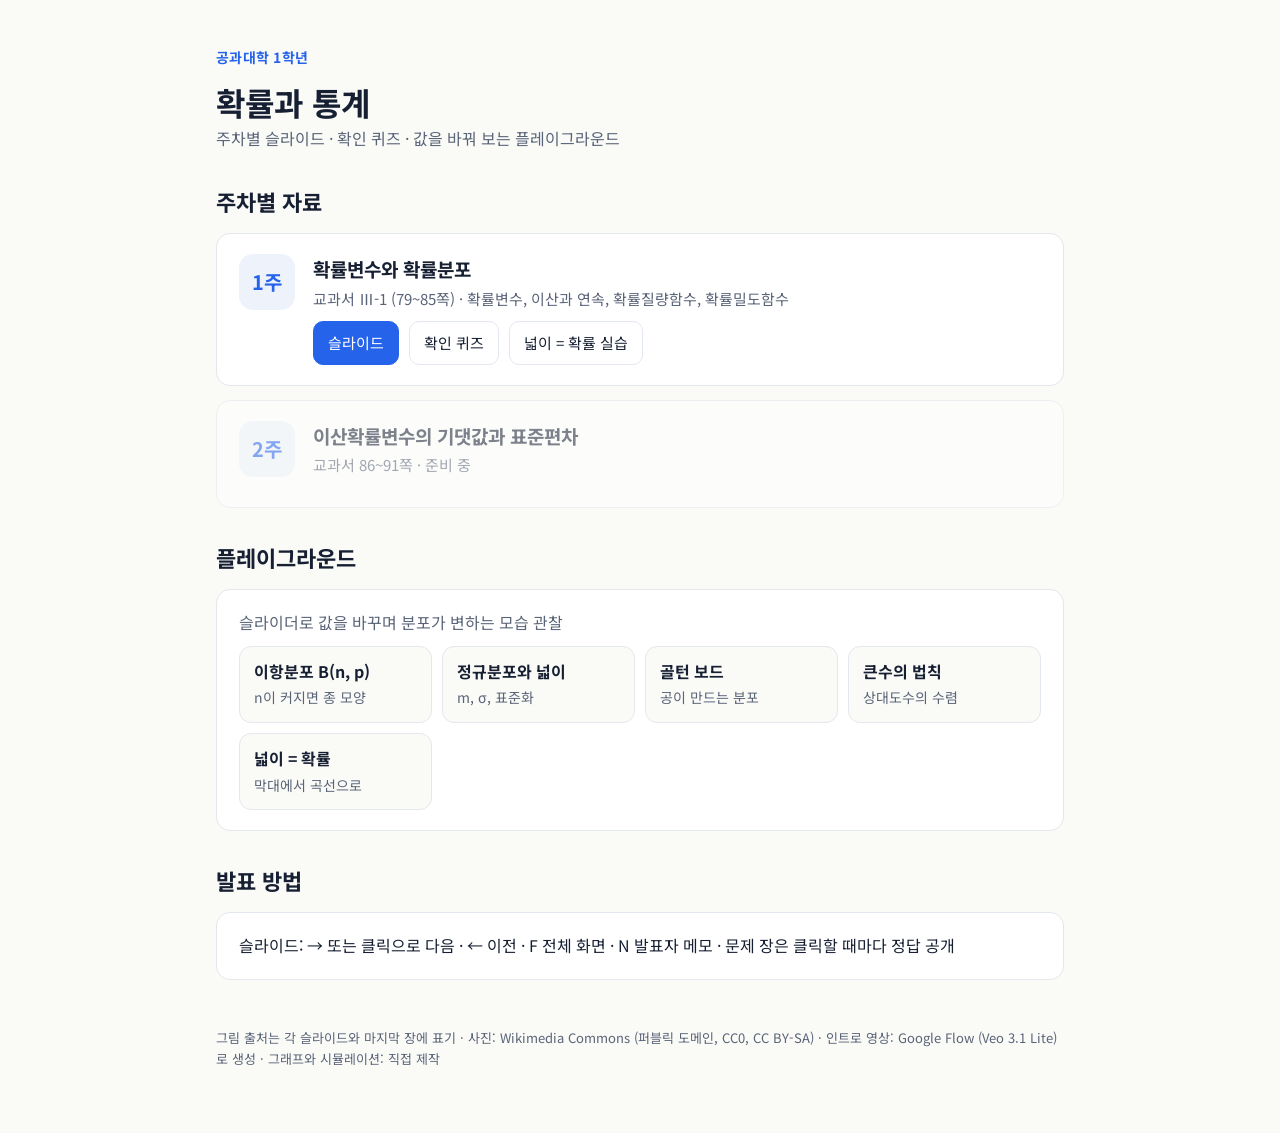
<file: index.html>
<!doctype html>
<html lang="ko"><head><meta charset="utf-8">
<meta name="viewport" content="width=device-width, initial-scale=1">
<title>확률과 통계 강의</title>
<link rel="stylesheet" href="https://fonts.googleapis.com/css2?family=Noto+Sans+KR:wght@400;500;700&display=swap">
<link rel="stylesheet" href="assets/site.css">
<style>
.week { display: flex; gap: 18px; align-items: flex-start; }
.week .num { flex: none; width: 56px; height: 56px; border-radius: 14px; background: var(--blue-bg); color: var(--blue); font-weight: 700; font-size: 20px; display: flex; align-items: center; justify-content: center; }
.week h3 { margin: 0 0 2px; font-size: 19px; }
.week p { margin: 0 0 10px; color: var(--muted); font-size: 15px; }
.soon { opacity: .55; }
.play { display: grid; grid-template-columns: repeat(auto-fit, minmax(190px, 1fr)); gap: 10px; margin-top: 10px; }
.play a { display: block; padding: 12px 14px; border: 1px solid var(--line); border-radius: 12px; text-decoration: none; color: var(--ink); background: var(--bg); }
.play a:hover { border-color: var(--blue); }
.play b { display: block; }
.play span { font-size: 14px; color: var(--muted); }
</style>
</head><body><div class="wrap">
<p class="eyebrow">공과대학 1학년</p>
<h1>확률과 통계</h1>
<p class="lead">주차별 슬라이드 · 확인 퀴즈 · 값을 바꿔 보는 플레이그라운드</p>

<h2>주차별 자료</h2>
<div class="card week">
<div class="num">1주</div>
<div><h3>확률변수와 확률분포</h3><p>교과서 Ⅲ-1 (79~85쪽) · 확률변수, 이산과 연속, 확률질량함수, 확률밀도함수</p>
<div class="row"><a class="btn primary" href="w01/slides.html">슬라이드</a><a class="btn" href="w01/quiz.html">확인 퀴즈</a><a class="btn" href="playground/index.html#area">넓이 = 확률 실습</a></div></div>
</div>
<div class="card week soon">
<div class="num">2주</div>
<div><h3>이산확률변수의 기댓값과 표준편차</h3><p>교과서 86~91쪽 · 준비 중</p></div>
</div>

<h2>플레이그라운드</h2>
<div class="card">
<p class="muted" style="margin:0">슬라이더로 값을 바꾸며 분포가 변하는 모습 관찰</p>
<div class="play">
<a href="playground/index.html#binom"><b>이항분포 B(n, p)</b><span>n이 커지면 종 모양</span></a>
<a href="playground/index.html#normal"><b>정규분포와 넓이</b><span>m, σ, 표준화</span></a>
<a href="playground/index.html#galton"><b>골턴 보드</b><span>공이 만드는 분포</span></a>
<a href="playground/index.html#lln"><b>큰수의 법칙</b><span>상대도수의 수렴</span></a>
<a href="playground/index.html#area"><b>넓이 = 확률</b><span>막대에서 곡선으로</span></a>
</div>
</div>

<h2>발표 방법</h2>
<div class="card">
<p style="margin:0">슬라이드: → 또는 클릭으로 다음 · ← 이전 · F 전체 화면 · N 발표자 메모 · 문제 장은 클릭할 때마다 정답 공개</p>
</div>

<footer>그림 출처는 각 슬라이드와 마지막 장에 표기 · 사진: Wikimedia Commons (퍼블릭 도메인, CC0, CC BY-SA) · 인트로 영상: Google Flow (Veo 3.1 Lite)로 생성 · 그래프와 시뮬레이션: 직접 제작</footer>
</div></body></html>
</file>
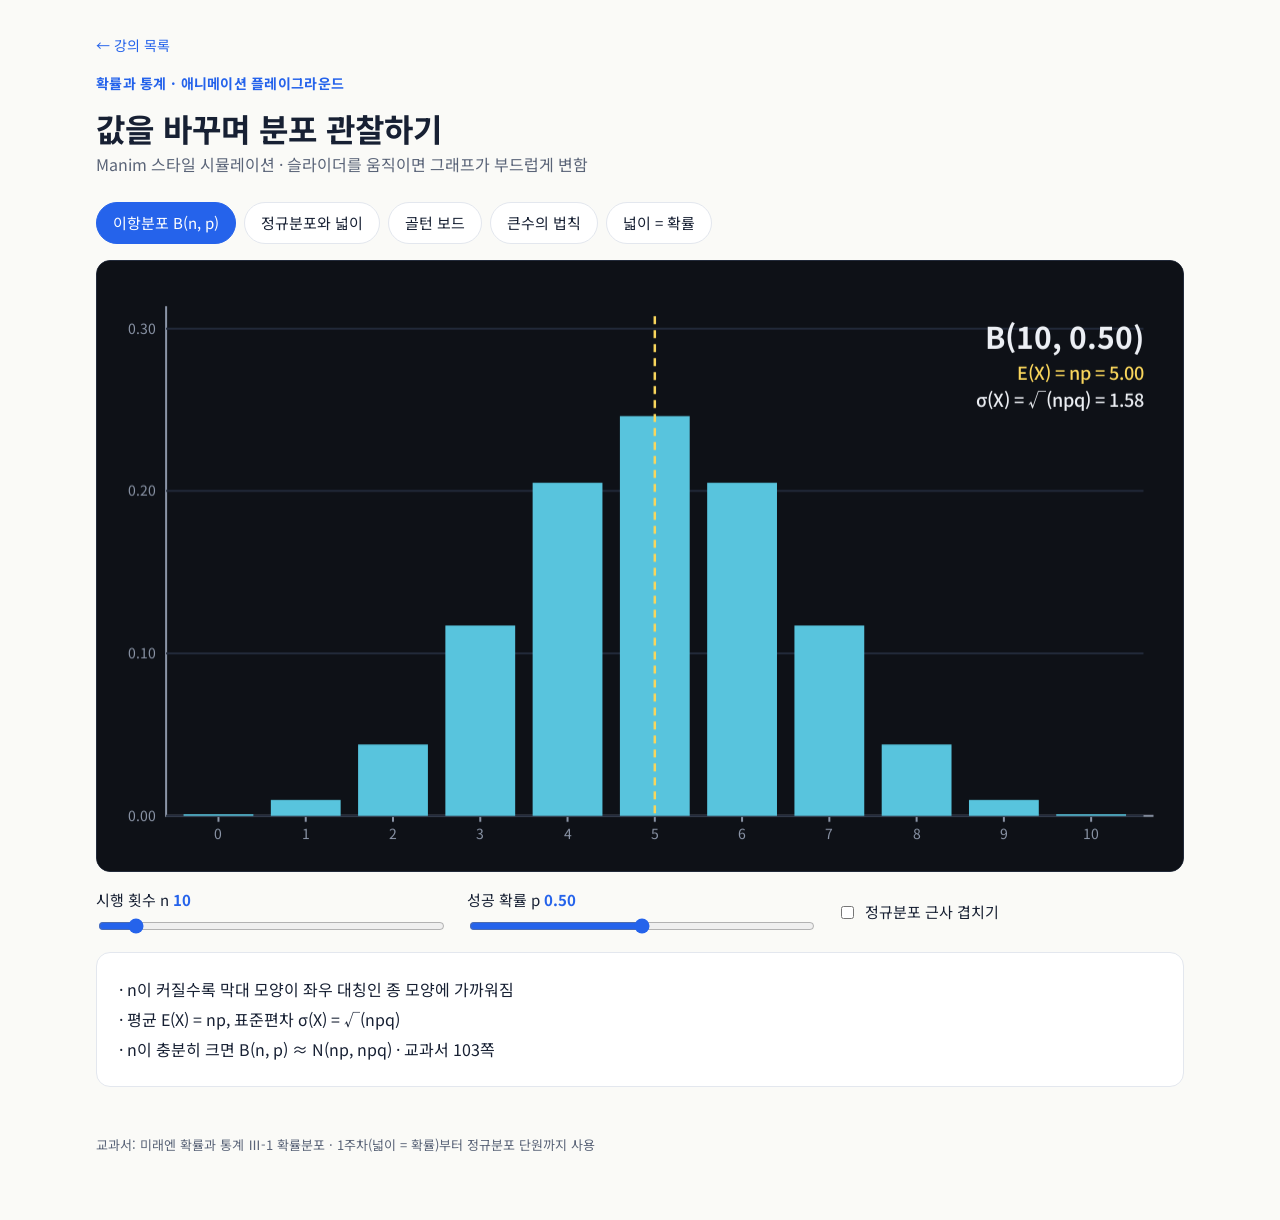
<file: playground/index.html>
<!doctype html>
<html lang="ko"><head><meta charset="utf-8">
<meta name="viewport" content="width=device-width, initial-scale=1">
<title>확률 플레이그라운드</title>
<link rel="stylesheet" href="https://fonts.googleapis.com/css2?family=Noto+Sans+KR:wght@400;500;700&display=swap">
<link rel="stylesheet" href="../assets/site.css">
<style>
.wrap { max-width: 1120px; }
.tabs { display: flex; flex-wrap: wrap; gap: 8px; margin: 16px 0; }
.tabs button { border: 1px solid var(--line); background: var(--card); color: var(--ink); border-radius: 999px; padding: 8px 16px; font: inherit; font-size: 15px; cursor: pointer; }
.tabs button.on { background: var(--blue); border-color: var(--blue); color: #fff; }
.stagebox { background: #0E1117; border-radius: 14px; overflow: hidden; border: 1px solid #222A3A; }
canvas { display: block; width: 100%; aspect-ratio: 16 / 9; min-height: 300px; }
.ctrl { display: grid; grid-template-columns: repeat(auto-fit, minmax(240px, 1fr)); gap: 12px 24px; margin-top: 16px; }
.ctrl label { display: flex; flex-direction: column; gap: 4px; font-size: 15px; }
.ctrl label span b { font-variant-numeric: tabular-nums; color: var(--blue); }
.ctrl input[type=range] { width: 100%; accent-color: var(--blue); }
.ctrl select { font: inherit; padding: 6px 10px; border-radius: 8px; border: 1px solid var(--line); background: var(--card); color: var(--ink); }
.check { flex-direction: row !important; align-items: center; gap: 8px !important; }
.explain { margin-top: 16px; }
.explain p { margin: 4px 0; }
</style>
</head><body><div class="wrap">
<a class="back" href="../index.html">← 강의 목록</a>
<p class="eyebrow">확률과 통계 · 애니메이션 플레이그라운드</p>
<h1>값을 바꾸며 분포 관찰하기</h1>
<p class="lead">Manim 스타일 시뮬레이션 · 슬라이더를 움직이면 그래프가 부드럽게 변함</p>
<div class="tabs" id="tabs"></div>
<div class="stagebox"><canvas id="cv"></canvas></div>
<div class="ctrl" id="ctrl"></div>
<div class="card explain" id="explain"></div>
<footer>교과서: 미래엔 확률과 통계 Ⅲ-1 확률분포 · 1주차(넓이 = 확률)부터 정규분포 단원까지 사용</footer>
</div>
<script>
// ---------- 공통 ----------
var cv = document.getElementById('cv'), g = cv.getContext('2d'), W = 0, H = 0, S = 1;
var C = { bg:'#0E1117', ink:'#ECEFF4', dim:'#8B95A7', grid:'#222A3A', blue:'#58C4DD', yellow:'#F9D65C', red:'#FC6255', green:'#83C167', gold:'#F0AC5F', teal:'#5CD0B3' };
var FONT = '"Noto Sans KR","Malgun Gothic","Apple SD Gothic Neo",sans-serif';
function resize(){ var r = window.devicePixelRatio || 1; W = cv.clientWidth; H = cv.clientHeight; cv.width = W * r; cv.height = H * r; g.setTransform(r, 0, 0, r, 0, 0); S = Math.max(0.7, W / 1100); }
window.addEventListener('resize', resize);
function lerp(a, b, t){ return a + (b - a) * t; }
function font(sz, w){ g.font = (w || 400) + ' ' + Math.round(sz * S) + 'px ' + FONT; }
function text(s, x, y, col, sz, w, al, bl){ font(sz || 16, w); g.fillStyle = col || C.ink; g.textAlign = al || 'left'; g.textBaseline = bl || 'alphabetic'; g.fillText(s, x, y); }
function erf(x){ var s = x < 0 ? -1 : 1; x = Math.abs(x); var t = 1 / (1 + 0.3275911 * x);
  var y = 1 - (((((1.061405429 * t - 1.453152027) * t) + 1.421413741) * t - 0.284496736) * t + 0.254829592) * t * Math.exp(-x * x); return s * y; }
function Phi(z){ return 0.5 * (1 + erf(z / Math.SQRT2)); }
function npdf(x, m, s){ return Math.exp(-(x - m) * (x - m) / (2 * s * s)) / (s * Math.sqrt(2 * Math.PI)); }
function binom(n, p){ var a = new Array(n + 1), q = 1 - p; if (p <= 0){ a.fill(0); a[0] = 1; return a; } if (p >= 1){ a.fill(0); a[n] = 1; return a; }
  a[0] = Math.pow(q, n); for (var k = 0; k < n; k++) a[k + 1] = a[k] * (n - k) / (k + 1) * p / q; return a; }
// 좌표축: 화면 영역 안에 [x0,x1]×[0,y1]
function Axes(x0, x1, y1, pad){ pad = pad || {l:70, r:40, t:56, b:56}; var L = pad.l * S, R = W - pad.r * S, T = pad.t * S, B = H - pad.b * S;
  return { L:L, R:R, T:T, B:B, X:function(x){ return L + (R - L) * (x - x0) / (x1 - x0); }, Y:function(y){ return B - (B - T) * y / y1; },
    draw:function(xt, yt, fmt){ g.strokeStyle = C.dim; g.lineWidth = 2; g.beginPath(); g.moveTo(L, T - 10); g.lineTo(L, B); g.lineTo(R + 10, B); g.stroke();
      var self = this; (xt || []).forEach(function(v){ var X = self.X(v); g.beginPath(); g.moveTo(X, B); g.lineTo(X, B + 6); g.stroke(); text(String(v), X, B + 24 * S, C.dim, 14, 400, 'center'); });
      (yt || []).forEach(function(v){ var Y = self.Y(v); g.strokeStyle = C.grid; g.beginPath(); g.moveTo(L, Y); g.lineTo(R, Y); g.stroke(); text(fmt ? fmt(v) : String(v), L - 10, Y + 5, C.dim, 14, 400, 'right'); }); } }; }
function niceTicks(lo, hi, n){ var span = hi - lo, step = Math.pow(10, Math.floor(Math.log10(span / n))), m = span / n / step; step *= m > 5 ? 10 : m > 2 ? 5 : m > 1 ? 2 : 1;
  var out = []; for (var v = Math.ceil(lo / step) * step; v <= hi + 1e-9; v += step) out.push(Math.round(v * 1e6) / 1e6); return out; }
function slider(id, label, min, max, step, val, fmt){ return {id:id, label:label, min:min, max:max, step:step, val:val, fmt:fmt || function(v){ return v; }}; }

// ---------- 장면 ----------
var scenes = {};

scenes.binom = { name:'이항분포 B(n, p)', controls:[slider('n','시행 횟수 n',1,100,1,10), slider('p','성공 확률 p',0.01,0.99,0.01,0.5,function(v){ return v.toFixed(2); }), {id:'norm', label:'정규분포 근사 겹치기', check:true, val:false}],
  explain:['n이 커질수록 막대 모양이 좌우 대칭인 종 모양에 가까워짐','평균 E(X) = np, 표준편차 σ(X) = √(npq)','n이 충분히 크면 B(n, p) ≈ N(np, npq) · 교과서 103쪽'],
  init:function(){ this.disp = new Array(101).fill(0); this.xmax = 10; this.ymax = 0.4; },
  draw:function(v){ var n = v.n, p = v.p, pmf = binom(n, p), d = this.disp, mx = 0;
    for (var k = 0; k <= 100; k++){ d[k] = lerp(d[k], k <= n ? pmf[k] : 0, 0.18); if (k <= n) mx = Math.max(mx, pmf[k]); }
    this.xmax = lerp(this.xmax, Math.max(n, 5), 0.15); this.ymax = lerp(this.ymax, Math.max(mx * 1.25, 0.05), 0.15);
    var A = Axes(-0.6, this.xmax + 0.6, this.ymax); A.draw(niceTicks(0, this.xmax, 10).filter(function(t){ return t % 1 === 0; }), niceTicks(0, this.ymax, 5), function(t){ return t.toFixed(2); });
    var bw = Math.max(1, (A.X(1) - A.X(0)) * 0.8);
    for (k = 0; k <= Math.ceil(this.xmax); k++){ if (d[k] < 1e-5) continue; g.fillStyle = C.blue; g.fillRect(A.X(k) - bw / 2, A.Y(d[k]), bw, A.B - A.Y(d[k])); }
    var m = n * p, sd = Math.sqrt(n * p * (1 - p));
    g.setLineDash([8, 6]); g.strokeStyle = C.yellow; g.lineWidth = 2.5; g.beginPath(); g.moveTo(A.X(m), A.T); g.lineTo(A.X(m), A.B); g.stroke(); g.setLineDash([]);
    if (v.norm && sd > 0){ g.strokeStyle = C.red; g.lineWidth = 3.5; g.beginPath(); for (var i = 0; i <= 300; i++){ var x = -0.6 + (this.xmax + 1.2) * i / 300, y = npdf(x, m, sd); i ? g.lineTo(A.X(x), A.Y(Math.min(y, this.ymax * 1.05))) : g.moveTo(A.X(x), A.Y(y)); } g.stroke(); }
    text('B(' + n + ', ' + p.toFixed(2) + ')', A.R, A.T + 6 * S, C.ink, 30, 700, 'right', 'top');
    text('E(X) = np = ' + m.toFixed(2), A.R, A.T + 48 * S, C.yellow, 18, 500, 'right', 'top');
    text('σ(X) = √(npq) = ' + sd.toFixed(2), A.R, A.T + 76 * S, C.ink, 18, 500, 'right', 'top');
    if (v.norm) text('빨간 곡선: N(np, npq)', A.R, A.T + 104 * S, C.red, 18, 500, 'right', 'top'); } };

scenes.normal = { name:'정규분포와 넓이', controls:[slider('m','평균 m',-3,3,0.1,0,function(v){ return v.toFixed(1); }), slider('s','표준편차 σ',0.3,3,0.05,1,function(v){ return v.toFixed(2); }),
    slider('a','구간 시작 a',-6,6,0.1,-1,function(v){ return v.toFixed(1); }), slider('b','구간 끝 b',-6,6,0.1,1,function(v){ return v.toFixed(1); }), {id:'std', label:'표준화 애니메이션 Z = (X − m)/σ', button:true}],
  explain:['m이 바뀌면 곡선이 좌우로 이동, 모양은 그대로','σ가 클수록 가운데 높이 낮아지고 옆으로 퍼짐 · 전체 넓이는 항상 1','표준화 버튼: 평행이동 후 가로 1/σ배 → N(0, 1), 색칠한 넓이 유지 · 교과서 101쪽'],
  init:function(){ this.m = 0; this.s = 1; this.a = -1; this.b = 1; this.anim = null; },
  press:function(v){ this.anim = { t:0, m:v.m, s:v.s, a:v.a, b:v.b }; },
  draw:function(v){ var tm = v.m, ts = v.s, ta = Math.min(v.a, v.b), tb = Math.max(v.a, v.b), label = null;
    if (this.anim){ var A0 = this.anim; A0.t += 1 / 150; var t = A0.t, e1 = Math.min(1, t / 0.4), e2 = Math.max(0, Math.min(1, (t - 0.45) / 0.4));
      e1 = e1 * e1 * (3 - 2 * e1); e2 = e2 * e2 * (3 - 2 * e2);
      var lo = Math.min(A0.a, A0.b), hi = Math.max(A0.a, A0.b);
      tm = A0.m * (1 - e1); ts = lerp(A0.s, 1, e2); ta = lo - A0.m * e1; tb = hi - A0.m * e1; ta = ta / lerp(1, A0.s, e2); tb = tb / lerp(1, A0.s, e2);
      label = t < 0.45 ? '① X − m : 평행이동' : t < 0.9 ? '② ÷ σ : 가로 1/σ배, 세로 σ배' : 'Z ~ N(0, 1) 완성 · 넓이 그대로 · 슬라이더를 움직이면 원래대로';
      this.m = tm; this.s = ts; this.a = ta; this.b = tb; if (A0.t > 1) A0.t = 1; }
    else { this.m = lerp(this.m, tm, 0.2); this.s = lerp(this.s, ts, 0.2); this.a = lerp(this.a, ta, 0.25); this.b = lerp(this.b, tb, 0.25); }
    var m = this.m, s = this.s, a = this.a, b = this.b, A = Axes(-6, 6, 1.4);
    A.draw([-6, -4, -2, 0, 2, 4, 6], [0, 0.4, 0.8, 1.2], function(t){ return t.toFixed(1); });
    g.setLineDash([6, 6]); g.strokeStyle = C.dim; g.lineWidth = 2; g.beginPath(); for (var i = 0; i <= 300; i++){ var x = -6 + 12 * i / 300; i ? g.lineTo(A.X(x), A.Y(npdf(x, 0, 1))) : g.moveTo(A.X(x), A.Y(npdf(x, 0, 1))); } g.stroke(); g.setLineDash([]);
    g.beginPath(); g.moveTo(A.X(a), A.B); for (i = 0; i <= 200; i++){ x = a + (b - a) * i / 200; g.lineTo(A.X(x), A.Y(Math.min(npdf(x, m, s), 1.4))); } g.lineTo(A.X(b), A.B); g.closePath(); g.fillStyle = 'rgba(240,172,95,0.55)'; g.fill();
    g.strokeStyle = C.blue; g.lineWidth = 4; g.beginPath(); for (i = 0; i <= 400; i++){ x = -6 + 12 * i / 400; var y = Math.min(npdf(x, m, s), 1.4); i ? g.lineTo(A.X(x), A.Y(y)) : g.moveTo(A.X(x), A.Y(y)); } g.stroke();
    g.setLineDash([8, 6]); g.strokeStyle = C.yellow; g.lineWidth = 2; g.beginPath(); g.moveTo(A.X(m), A.T); g.lineTo(A.X(m), A.B); g.stroke(); g.setLineDash([]);
    var P = Phi((b - m) / s) - Phi((a - m) / s);
    text('N(' + m.toFixed(2) + ', ' + s.toFixed(2) + '²)', A.R, A.T + 6 * S, C.ink, 28, 700, 'right', 'top');
    text('P(' + a.toFixed(2) + ' ≤ X ≤ ' + b.toFixed(2) + ') = ' + P.toFixed(4), A.R, A.T + 46 * S, C.gold, 20, 700, 'right', 'top');
    text('점선: N(0, 1)', A.R, A.T + 76 * S, C.dim, 16, 400, 'right', 'top');
    if (label) text(label, A.L + 10 * S, A.T + 6 * S, C.yellow, 22, 700, 'left', 'top'); } };

scenes.galton = { name:'골턴 보드', controls:[slider('rows','못의 줄 수',4,16,1,10), slider('p','오른쪽으로 갈 확률',0.1,0.9,0.05,0.5,function(v){ return v.toFixed(2); }),
    {id:'drop1', label:'공 1개', button:true}, {id:'drop100', label:'공 200개', button:true}, {id:'reset', label:'초기화', button:true}],
  explain:['공 1개 = 동전을 줄 수만큼 던지기 · 오른쪽으로 간 횟수 X ~ B(줄 수, p)','공이 많이 쌓일수록 노란 점(이론 확률)에 가까워짐','줄 수를 늘리면 종 모양(정규분포)에 가까워짐 · 교과서 97·103쪽'],
  init:function(){ this.balls = []; this.counts = null; this.rows = 0; this.queue = 0; this.p = 0.5; this.tick = 0; },
  press:function(v, id){ if (id === 'reset' || this.rows !== v.rows || this.p !== v.p){ this.balls = []; this.counts = null; this.queue = 0; } if (id === 'drop1') this.queue += 1; if (id === 'drop100') this.queue += 200; },
  draw:function(v){ var R = v.rows; if (!this.counts || this.rows !== R || this.p !== v.p){ this.rows = R; this.p = v.p; this.counts = new Array(R + 1).fill(0); this.balls = []; }
    this.tick++; if (this.queue > 0 && this.tick % 2 === 0){ var path = [], k = 0; for (var i = 0; i < R; i++){ var r = Math.random() < v.p ? 1 : 0; k += r; path.push(r); } this.balls.push({ path:path, k:k, t:0, slow:this.balls.length < 2 && this.queue === 1 }); this.queue--; }
    var top = 50 * S, rowH = (H * 0.5) / R, cx = W / 2, dx = Math.min(rowH * 1.1, (W * 0.8) / (R + 1)), floor = H - 40 * S, binTop = top + rowH * R + 30 * S;
    g.fillStyle = C.ink; for (i = 0; i < R; i++) for (var j = 0; j <= i; j++){ g.beginPath(); g.arc(cx + (j - i / 2) * dx, top + i * rowH, 3.5 * S, 0, 7); g.fill(); }
    g.strokeStyle = C.grid; g.lineWidth = 1.5; for (j = 0; j <= R + 1; j++){ var bx = cx + (j - (R + 1) / 2) * dx; g.beginPath(); g.moveTo(bx, binTop); g.lineTo(bx, floor); g.stroke(); }
    g.strokeStyle = C.dim; g.lineWidth = 2; g.beginPath(); g.moveTo(cx - (R + 1) / 2 * dx, floor); g.lineTo(cx + (R + 1) / 2 * dx, floor); g.stroke();
    var total = 0, mx = 1; this.counts.forEach(function(c){ total += c; mx = Math.max(mx, c); });
    var pm = binom(R, v.p), pmax = Math.max.apply(null, pm), hmax = floor - binTop - 10 * S, scale = hmax / Math.max(mx, pmax * Math.max(total, 1));
    for (j = 0; j <= R; j++){ var bxx = cx + (j - R / 2) * dx, h = this.counts[j] * scale; g.fillStyle = C.blue; g.fillRect(bxx - dx * 0.4, floor - h, dx * 0.8, h); }
    if (total > 0){ g.fillStyle = C.yellow; for (j = 0; j <= R; j++){ g.beginPath(); g.arc(cx + (j - R / 2) * dx, floor - pm[j] * total * scale, 5 * S, 0, 7); g.fill(); } }
    var keep = []; for (i = 0; i < this.balls.length; i++){ var b = this.balls[i]; b.t += b.slow ? 0.05 : 0.22; var step = Math.floor(b.t), fr = b.t - step;
      if (step >= R){ this.counts[b.k]++; continue; }
      var pos = 0; for (var q = 0; q < step; q++) pos += b.path[q] - 0.5; var nx = pos + (b.path[step] - 0.5) * fr;
      g.fillStyle = C.gold; g.beginPath(); g.arc(cx + nx * dx, top + (step + fr) * rowH - Math.sin(Math.PI * fr) * rowH * 0.3, (b.slow ? 9 : 6) * S, 0, 7); g.fill(); keep.push(b); }
    this.balls = keep;
    text('공 ' + total + '개', W - 30 * S, 40 * S, C.ink, 26, 700, 'right');
    text('X ~ B(' + R + ', ' + v.p.toFixed(2) + ')', W - 30 * S, 72 * S, C.yellow, 18, 500, 'right');
    text('노란 점: 이론 확률 × 공 개수', 30 * S, 40 * S, C.dim, 16); } };

scenes.lln = { name:'큰수의 법칙', controls:[slider('p','사건의 확률 p',0.05,0.95,0.01,1/6,function(v){ return v.toFixed(3); }),
    {id:'a10', label:'+10번', button:true}, {id:'a100', label:'+100번', button:true}, {id:'a2000', label:'+2000번', button:true}, {id:'reset', label:'초기화', button:true}],
  explain:['3명이 각자 같은 시행을 반복 · 선 = 지금까지의 상대도수 X/n','n이 작을 때는 들쭉날쭉, n이 커질수록 모두 p 근처로 모임','주황 띠: |X/n − p| < 0.05 · 교과서 96쪽'],
  init:function(){ this.runs = [[], [], []]; this.hits = [0, 0, 0]; this.pend = 0; this.p = null; },
  press:function(v, id){ if (id === 'reset' || this.p !== v.p){ this.init(); this.p = v.p; } if (id === 'a10') this.pend += 10; if (id === 'a100') this.pend += 100; if (id === 'a2000') this.pend += 2000; },
  draw:function(v){ if (this.p !== v.p){ this.init(); this.p = v.p; }
    var add = Math.min(this.pend, Math.max(1, Math.ceil(this.pend / 20))); this.pend -= add;
    for (var r = 0; r < 3; r++) for (var i = 0; i < add; i++){ if (Math.random() < v.p) this.hits[r]++; this.runs[r].push(this.hits[r] / (this.runs[r].length + 1)); }
    var n = this.runs[0].length, nmax = Math.max(10, n), L = 70 * S, R = W - 40 * S, T = 50 * S, B = H - 56 * S;
    function X(k){ return L + (R - L) * Math.log10(k) / Math.log10(nmax); } function Y(y){ return B - (B - T) * y; }
    g.fillStyle = 'rgba(240,172,95,0.18)'; g.fillRect(L, Y(Math.min(1, v.p + 0.05)), R - L, Y(Math.max(0, v.p - 0.05)) - Y(Math.min(1, v.p + 0.05)));
    g.strokeStyle = C.dim; g.lineWidth = 2; g.beginPath(); g.moveTo(L, T - 10); g.lineTo(L, B); g.lineTo(R + 10, B); g.stroke();
    [0, 0.25, 0.5, 0.75, 1].forEach(function(t){ text(t.toFixed(2), L - 10, Y(t) + 5, C.dim, 14, 400, 'right'); });
    for (var e = 0; Math.pow(10, e) <= nmax; e++){ var xx = X(Math.pow(10, e)); g.strokeStyle = C.dim; g.beginPath(); g.moveTo(xx, B); g.lineTo(xx, B + 6); g.stroke(); text(String(Math.pow(10, e)), xx, B + 24 * S, C.dim, 14, 400, 'center'); }
    g.setLineDash([8, 6]); g.strokeStyle = C.yellow; g.lineWidth = 2; g.beginPath(); g.moveTo(L, Y(v.p)); g.lineTo(R, Y(v.p)); g.stroke(); g.setLineDash([]);
    var cols = [C.blue, C.green, C.red];
    for (r = 0; r < 3; r++){ var run = this.runs[r]; if (!run.length) continue; g.strokeStyle = cols[r]; g.lineWidth = 2.5; g.beginPath();
      var stepN = Math.max(1, Math.floor(run.length / 1500)); for (i = 0; i < run.length; i += stepN){ i ? g.lineTo(X(i + 1), Y(run[i])) : g.moveTo(X(1), Y(run[0])); } g.lineTo(X(run.length), Y(run[run.length - 1])); g.stroke(); }
    text('n = ' + n.toLocaleString(), R, T + 4 * S, C.ink, 28, 700, 'right', 'top');
    if (n) text('상대도수: ' + this.runs.map(function(ru){ return ru[ru.length - 1].toFixed(3); }).join(' · '), R, T + 42 * S, C.ink, 17, 500, 'right', 'top');
    text('p = ' + v.p.toFixed(3), L + 10 * S, Y(v.p) - 10 * S, C.yellow, 16, 700); } };

scenes.area = { name:'넓이 = 확률', controls:[{id:'f', label:'확률밀도함수', select:[['wait','계산 대기 시간 x(12 − x)/288'],['uni','회전 원판 균등분포 1/10'],['kx','f(x) = (2/9)x, 0 ≤ x ≤ 3']], val:'wait'},
    slider('a','구간 시작 a (비율)',0,1,0.01,0,function(v){ return Math.round(v * 100) + '%'; }), slider('b','구간 끝 b (비율)',0,1,0.01,0.25,function(v){ return Math.round(v * 100) + '%'; }), slider('bins','막대 개수 (0 = 곡선만)',0,60,1,6)],
  explain:['막대 개수를 늘리면 막대 끝이 곡선에 가까워짐 → 확률밀도함수 (플립북 비유)','색칠한 넓이 = P(a ≤ X ≤ b) = ∫ f(x) dx','전체 넓이 = 1 · 교과서 83~85쪽'],
  funcs:{ wait:{ lo:0, hi:12, ymax:0.15, f:function(x){ return x * (12 - x) / 288; }, F:function(x){ return (6 * x * x - x * x * x / 3) / 288; }, name:'f(x) = x(12 − x)/288' },
    uni:{ lo:0, hi:10, ymax:0.15, f:function(){ return 0.1; }, F:function(x){ return x / 10; }, name:'f(x) = 1/10' },
    kx:{ lo:0, hi:3, ymax:0.75, f:function(x){ return 2 / 9 * x; }, F:function(x){ return x * x / 9; }, name:'f(x) = (2/9)x' } },
  init:function(){ this.a = 0; this.b = 0; },
  draw:function(v){ var fn = this.funcs[v.f], lo = fn.lo, hi = fn.hi, ta = lo + (hi - lo) * Math.min(v.a, v.b), tb = lo + (hi - lo) * Math.max(v.a, v.b);
    this.a = lerp(this.a, ta, 0.2); this.b = lerp(this.b, tb, 0.2); var a = Math.max(lo, Math.min(hi, this.a)), b = Math.max(lo, Math.min(hi, this.b));
    var A = Axes(lo, hi, fn.ymax, {l:70, r:300, t:50, b:56}); A.draw(niceTicks(lo, hi, 6), niceTicks(0, fn.ymax, 4), function(t){ return t.toFixed(2); });
    if (v.bins > 0){ var w = (hi - lo) / v.bins; for (var k = 0; k < v.bins; k++){ var x0 = lo + k * w, h = (fn.F(x0 + w) - fn.F(x0)) / w;
      g.fillStyle = 'rgba(88,196,221,0.35)'; g.fillRect(A.X(x0) + 1, A.Y(h), A.X(x0 + w) - A.X(x0) - 2, A.B - A.Y(h)); } }
    g.beginPath(); g.moveTo(A.X(a), A.B); for (var i = 0; i <= 200; i++){ var x = a + (b - a) * i / 200; g.lineTo(A.X(x), A.Y(fn.f(x))); } g.lineTo(A.X(b), A.B); g.closePath(); g.fillStyle = 'rgba(240,172,95,0.6)'; g.fill();
    g.strokeStyle = C.blue; g.lineWidth = 4; g.beginPath(); for (i = 0; i <= 300; i++){ x = lo + (hi - lo) * i / 300; i ? g.lineTo(A.X(x), A.Y(fn.f(x))) : g.moveTo(A.X(x), A.Y(fn.f(x))); } g.stroke();
    var px = W - 280 * S, P = fn.F(b) - fn.F(a);
    text(fn.name, px, 70 * S, C.blue, 18, 700);
    text('구간', px, 120 * S, C.dim, 16); text(a.toFixed(2) + ' ≤ X ≤ ' + b.toFixed(2), px, 150 * S, C.gold, 22, 700);
    text('넓이 = 확률', px, 200 * S, C.dim, 16); text(P.toFixed(4), px, 250 * S, C.gold, 44, 800);
    if (v.bins > 0) text('막대 ' + v.bins + '개 · 막대 넓이 합 = 1', px, 300 * S, C.dim, 15); } };

// ---------- 화면 구성 ----------
var order = ['binom', 'normal', 'galton', 'lln', 'area'], curId = null, vals = {};
var tabs = document.getElementById('tabs'), ctrl = document.getElementById('ctrl'), explain = document.getElementById('explain');
order.forEach(function(id){ var b = document.createElement('button'); b.textContent = scenes[id].name; b.onclick = function(){ select(id); }; b.dataset.id = id; tabs.appendChild(b); });
function select(id){ curId = id; var sc = scenes[id]; vals = {}; ctrl.innerHTML = '';
  tabs.querySelectorAll('button').forEach(function(b){ b.classList.toggle('on', b.dataset.id === id); });
  sc.controls.forEach(function(c){
    if (c.button){ var bt = document.createElement('button'); bt.className = 'btn'; bt.textContent = c.label; bt.onclick = function(){ sc.press && sc.press(vals, c.id); }; var wrap = document.createElement('label'); wrap.appendChild(bt); ctrl.appendChild(wrap); return; }
    var lab = document.createElement('label');
    if (c.check){ lab.className = 'check'; lab.innerHTML = '<input type="checkbox"> <span></span>'; lab.querySelector('span').textContent = c.label; var cb = lab.querySelector('input'); cb.checked = c.val; vals[c.id] = c.val; cb.onchange = function(){ vals[c.id] = cb.checked; }; }
    else if (c.select){ lab.innerHTML = '<span></span><select></select>'; lab.querySelector('span').textContent = c.label; var se = lab.querySelector('select');
      c.select.forEach(function(o){ var op = document.createElement('option'); op.value = o[0]; op.textContent = o[1]; se.appendChild(op); }); se.value = c.val; vals[c.id] = c.val; se.onchange = function(){ vals[c.id] = se.value; }; }
    else { lab.innerHTML = '<span></span><input type="range">'; var sp = lab.querySelector('span'), r = lab.querySelector('input'); r.min = c.min; r.max = c.max; r.step = c.step; r.value = c.val; vals[c.id] = +c.val;
      function upd(){ vals[c.id] = +r.value; sc.anim = null; sp.innerHTML = ''; sp.appendChild(document.createTextNode(c.label + ' ')); var bb = document.createElement('b'); bb.textContent = c.fmt(+r.value); sp.appendChild(bb); }
      r.oninput = upd; upd(); }
    ctrl.appendChild(lab); });
  explain.innerHTML = ''; sc.explain.forEach(function(t){ var p = document.createElement('p'); p.textContent = '· ' + t; explain.appendChild(p); });
  sc.init(); history.replaceState(null, '', '#' + id); }
function loop(){ if (!W) resize(); g.fillStyle = C.bg; g.fillRect(0, 0, W, H); if (curId) scenes[curId].draw(vals); requestAnimationFrame(loop); }
resize(); select(order.indexOf(location.hash.slice(1)) >= 0 ? location.hash.slice(1) : 'binom'); requestAnimationFrame(loop);
</script>
</body></html>
</file>
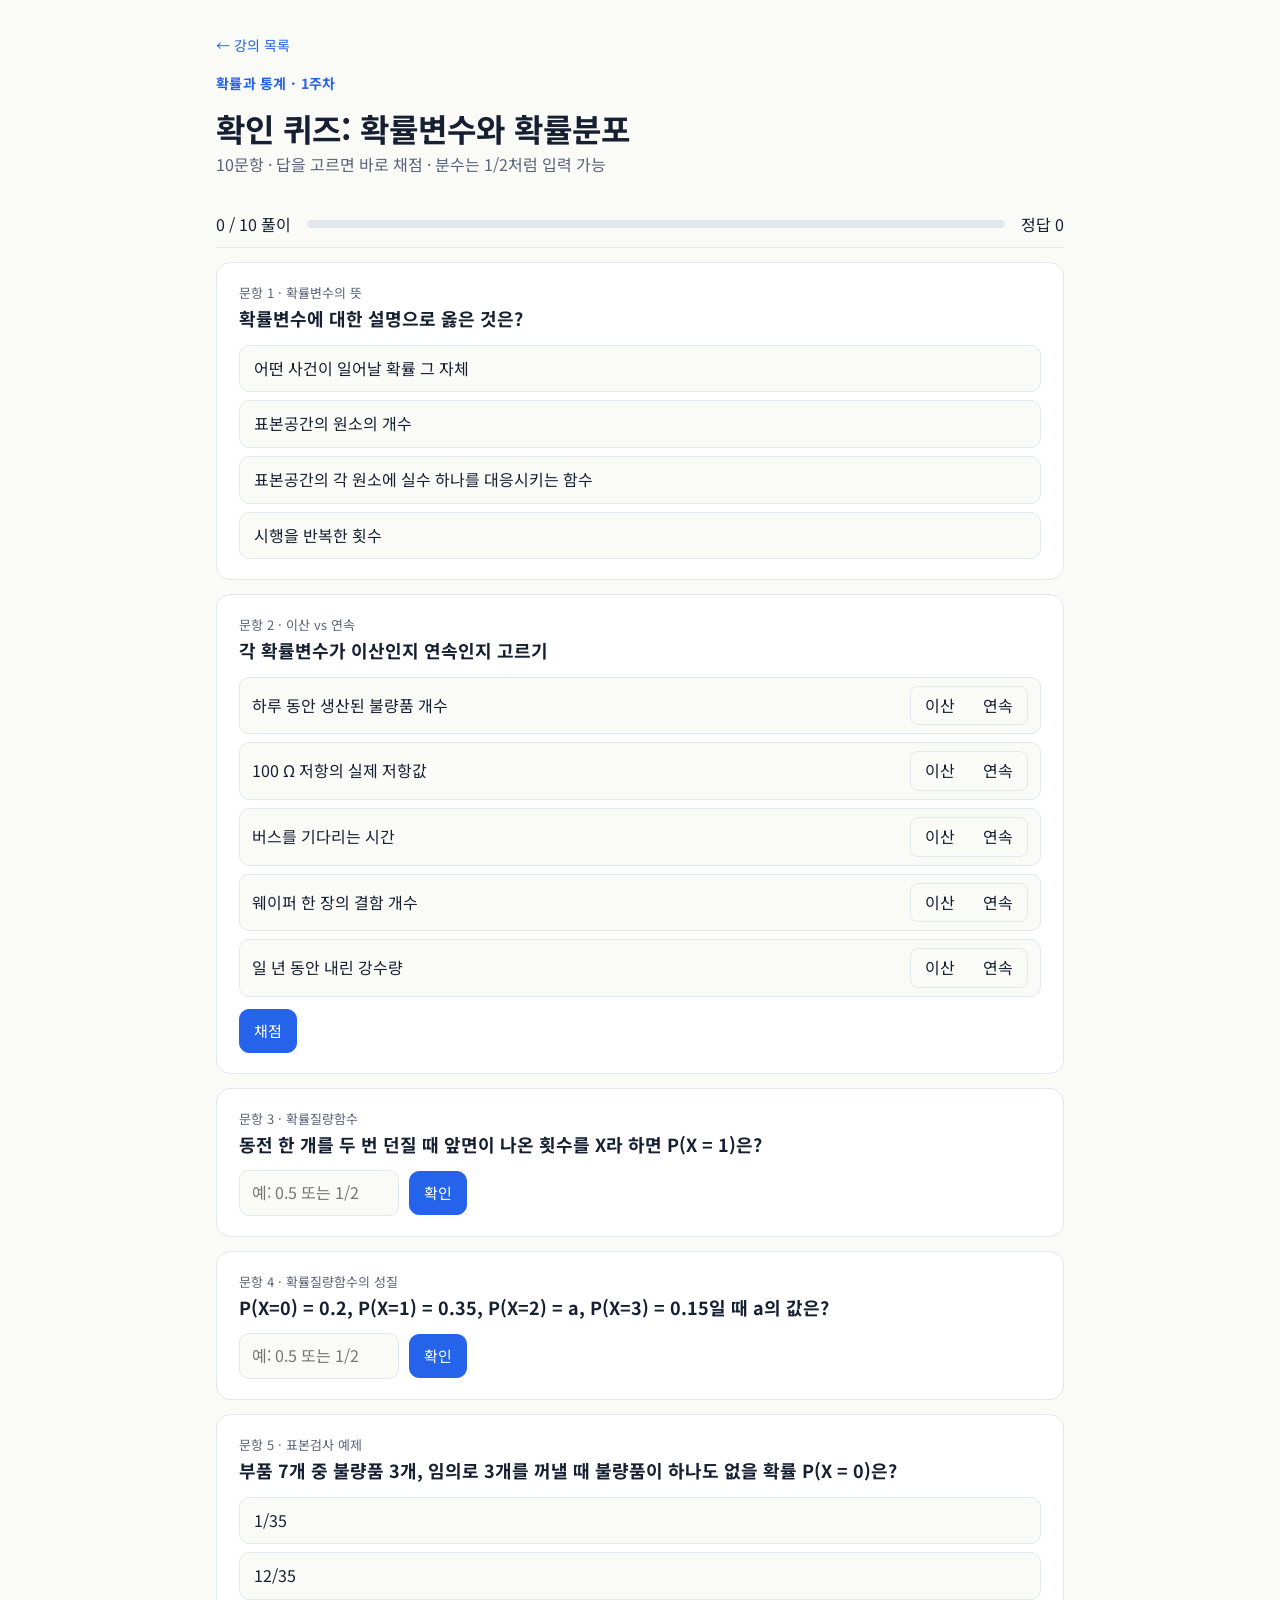
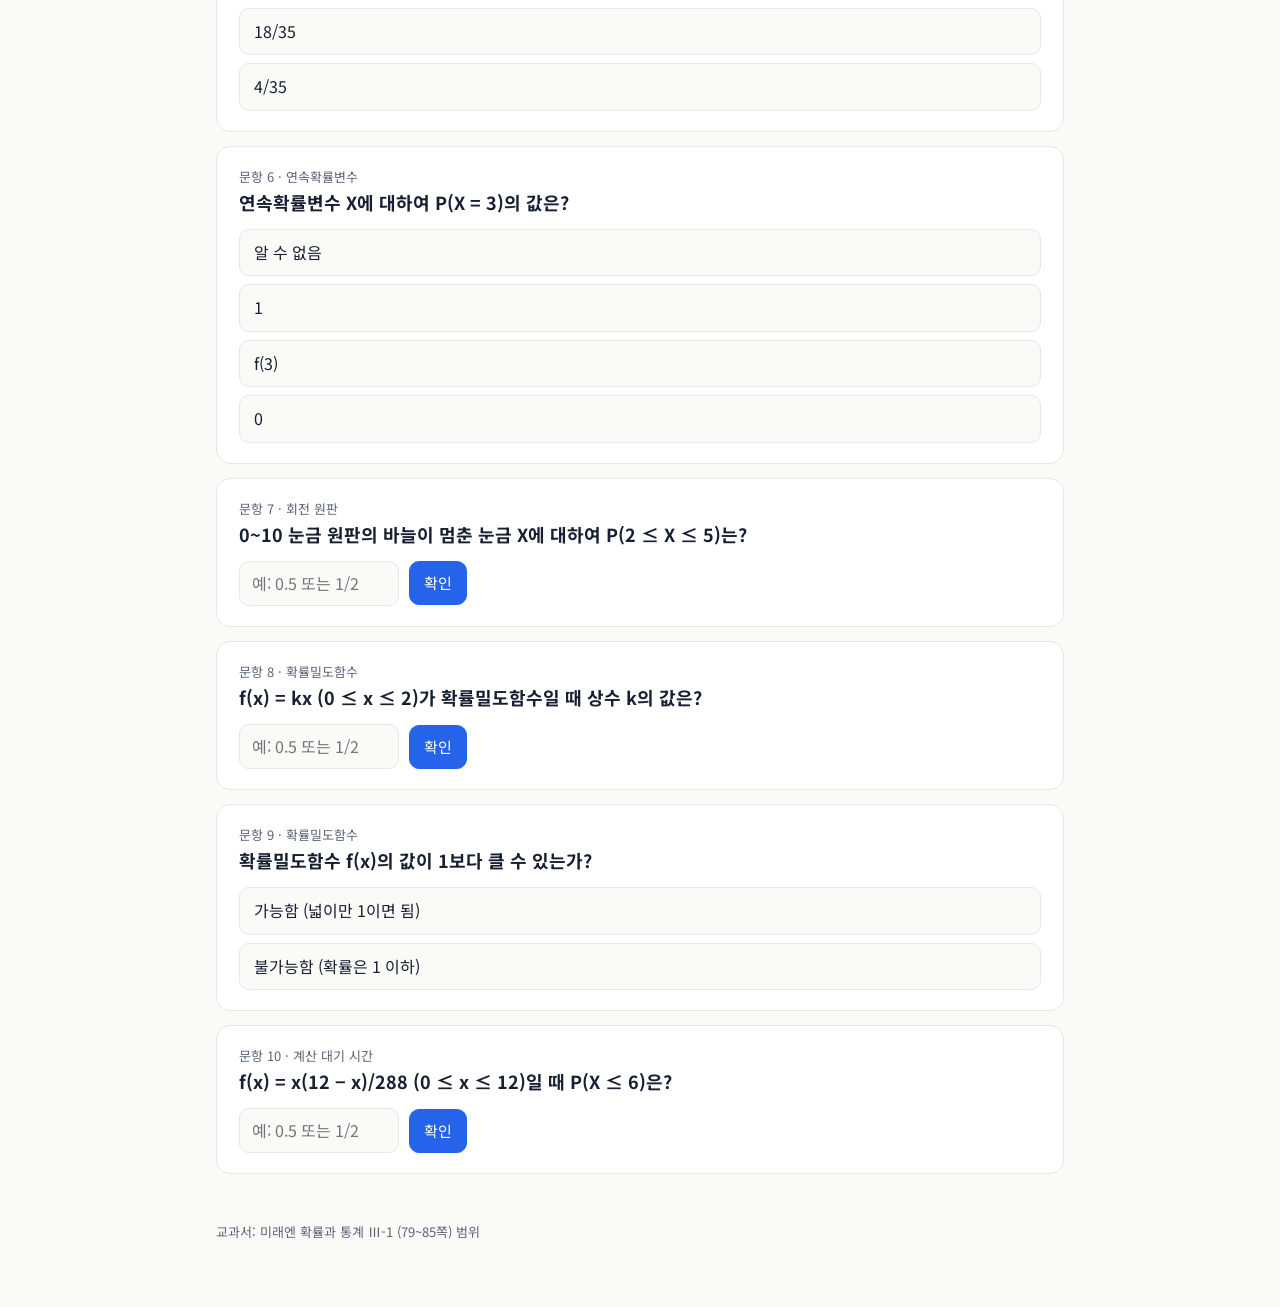
<file: w01/quiz.html>
<!doctype html>
<html lang="ko"><head><meta charset="utf-8">
<meta name="viewport" content="width=device-width, initial-scale=1">
<title>1주차 확인 퀴즈</title>
<link rel="stylesheet" href="https://fonts.googleapis.com/css2?family=Noto+Sans+KR:wght@400;500;700&display=swap">
<link rel="stylesheet" href="../assets/site.css">
<style>
.q h3 { font-size: 18px; margin: 0 0 4px; }
.q .tag { font-size: 13px; color: var(--muted); }
.opts { display: grid; gap: 8px; margin-top: 12px; }
.opt { text-align: left; border: 1px solid var(--line); background: var(--bg); color: var(--ink); border-radius: 10px; padding: 10px 14px; font: inherit; cursor: pointer; }
.opt:hover:not(:disabled) { border-color: var(--blue); }
.opt.right { border-color: var(--green); background: var(--green-bg); }
.opt.wrong { border-color: var(--red); background: var(--red-bg); }
.sort { display: grid; gap: 8px; margin-top: 12px; }
.sort .item { display: flex; align-items: center; gap: 10px; flex-wrap: wrap; justify-content: space-between; border: 1px solid var(--line); border-radius: 10px; padding: 8px 12px; background: var(--bg); }
.seg { display: inline-flex; border: 1px solid var(--line); border-radius: 8px; overflow: hidden; }
.seg button { border: 0; background: transparent; color: var(--ink); font: inherit; padding: 6px 14px; cursor: pointer; }
.seg button.on { background: var(--blue); color: #fff; }
.seg button.right { background: var(--green); color: #fff; }
.seg button.wrong { background: var(--red); color: #fff; }
input.num { font: inherit; width: 160px; padding: 9px 12px; border: 1px solid var(--line); border-radius: 10px; background: var(--bg); color: var(--ink); }
.fb { margin-top: 12px; padding: 10px 14px; border-radius: 10px; font-size: 15px; }
.fb.ok { background: var(--green-bg); color: var(--green); }
.fb.no { background: var(--red-bg); color: var(--red); }
.fb .why { color: var(--ink); display: block; margin-top: 4px; }
#score { position: sticky; top: 0; z-index: 2; background: var(--bg); padding: 10px 0; border-bottom: 1px solid var(--line); display: flex; gap: 16px; align-items: center; }
#score .bar { flex: 1; height: 8px; background: var(--line); border-radius: 4px; overflow: hidden; }
#score .fill { height: 100%; width: 0; background: var(--blue); transition: width .3s; }
#done { display: none; }
</style>
</head><body><div class="wrap">
<a class="back" href="../index.html">← 강의 목록</a>
<p class="eyebrow">확률과 통계 · 1주차</p>
<h1>확인 퀴즈: 확률변수와 확률분포</h1>
<p class="lead">10문항 · 답을 고르면 바로 채점 · 분수는 1/2처럼 입력 가능</p>
<div id="score"><span id="stxt">0 / 10 풀이</span><div class="bar"><div class="fill" id="sfill"></div></div><span id="sok">정답 0</span></div>
<div id="qs"></div>
<div class="card" id="done"><h2 style="margin-top:0">결과</h2><p id="dtxt"></p><div class="row"><button class="btn primary" id="retry">다시 풀기</button><a class="btn" href="slides.html">슬라이드 보기</a><a class="btn" href="../playground/index.html">플레이그라운드</a></div></div>
<footer>교과서: 미래엔 확률과 통계 Ⅲ-1 (79~85쪽) 범위</footer>
</div>
<script>
var Q = [
 {t:'mc', tag:'확률변수의 뜻', q:'확률변수에 대한 설명으로 옳은 것은?',
  o:['표본공간의 각 원소에 실수 하나를 대응시키는 함수','어떤 사건이 일어날 확률 그 자체','시행을 반복한 횟수','표본공간의 원소의 개수'], a:0,
  why:'확률변수는 이름은 변수지만 실제로는 함수임 (정의역: 표본공간, 공역: 실수 전체).'},
 {t:'sort', tag:'이산 vs 연속', q:'각 확률변수가 이산인지 연속인지 고르기',
  items:[['하루 동안 생산된 불량품 개수','이산'],['100 Ω 저항의 실제 저항값','연속'],['버스를 기다리는 시간','연속'],['웨이퍼 한 장의 결함 개수','이산'],['일 년 동안 내린 강수량','연속']],
  why:'하나, 둘, … 셀 수 있으면 이산 · 길이·시간·무게 같은 측정값은 대부분 연속.'},
 {t:'num', tag:'확률질량함수', q:'동전 한 개를 두 번 던질 때 앞면이 나온 횟수를 X라 하면 P(X = 1)은?', a:0.5,
  why:'S = {HH, HT, TH, TT} 중 X = 1은 HT, TH 두 가지 → 2/4 = 1/2.'},
 {t:'num', tag:'확률질량함수의 성질', q:'P(X=0) = 0.2, P(X=1) = 0.35, P(X=2) = a, P(X=3) = 0.15일 때 a의 값은?', a:0.3,
  why:'확률의 합 = 1 → 0.2 + 0.35 + a + 0.15 = 1 → a = 0.3.'},
 {t:'mc', tag:'표본검사 예제', q:'부품 7개 중 불량품 3개, 임의로 3개를 꺼낼 때 불량품이 하나도 없을 확률 P(X = 0)은?',
  o:['4/35','1/35','12/35','18/35'], a:0,
  why:'정상품 4개 중 3개를 고르는 경우 ₄C₃ = 4, 전체 ₇C₃ = 35 → 4/35.'},
 {t:'mc', tag:'연속확률변수', q:'연속확률변수 X에 대하여 P(X = 3)의 값은?',
  o:['0','f(3)','1','알 수 없음'], a:0,
  why:'연속확률변수가 특정한 한 값을 가질 확률은 0 · 구간으로만 확률을 물음.'},
 {t:'num', tag:'회전 원판', q:'0~10 눈금 원판의 바늘이 멈춘 눈금 X에 대하여 P(2 ≤ X ≤ 5)는?', a:0.3,
  why:'균등분포 f(x) = 1/10 → 넓이 = (5 − 2) × 1/10 = 0.3.'},
 {t:'num', tag:'확률밀도함수', q:'f(x) = kx (0 ≤ x ≤ 2)가 확률밀도함수일 때 상수 k의 값은?', a:0.5,
  why:'전체 넓이 = 1 → ∫₀² kx dx = 2k = 1 → k = 1/2 (삼각형 ½ × 2 × 2k = 1).'},
 {t:'mc', tag:'확률밀도함수', q:'확률밀도함수 f(x)의 값이 1보다 클 수 있는가?',
  o:['가능함 (넓이만 1이면 됨)','불가능함 (확률은 1 이하)'], a:0,
  why:'f(x) 자체는 확률이 아님 · 넓이가 확률 · 예: f(x) = 2 (0 ≤ x ≤ 0.5)도 확률밀도함수.'},
 {t:'num', tag:'계산 대기 시간', q:'f(x) = x(12 − x)/288 (0 ≤ x ≤ 12)일 때 P(X ≤ 6)은?', a:0.5,
  why:'그래프가 x = 6에 대하여 대칭 → 전체 넓이 1의 절반 = 1/2.'}
];
var box = document.getElementById('qs'), done = 0, ok = 0;
function parseNum(s){ s = String(s).trim().replace(/\s/g,''); if(/^-?\d+(\.\d+)?\/\d+(\.\d+)?$/.test(s)){var p=s.split('/');return parseFloat(p[0])/parseFloat(p[1]);} return s===''?NaN:Number(s); }
function fb(el, good, why){ var d=document.createElement('div'); d.className='fb '+(good?'ok':'no'); d.innerHTML='<b>'+(good?'정답':'오답')+'</b><span class="why"></span>'; d.querySelector('.why').textContent=why; el.appendChild(d); }
function mark(good){ done++; if(good) ok++; document.getElementById('stxt').textContent=done+' / '+Q.length+' 풀이'; document.getElementById('sok').textContent='정답 '+ok; document.getElementById('sfill').style.width=(done/Q.length*100)+'%'; if(done===Q.length) finish(); }
function finish(){ var d=document.getElementById('done'); d.style.display='block'; var r=ok/Q.length;
  document.getElementById('dtxt').textContent = Q.length+'문항 중 '+ok+'문항 정답 · '+(r>=0.9?'훌륭함, 다음 주 기댓값으로 진행 가능':r>=0.6?'대부분 이해함 · 틀린 문항의 해설 다시 확인':'슬라이드와 플레이그라운드로 개념 복습 권장');
  try{ localStorage.setItem('w01-quiz-best', Math.max(ok, +localStorage.getItem('w01-quiz-best')||0)); }catch(e){}
  d.scrollIntoView({behavior:'smooth'}); }
function render(){
 box.innerHTML=''; done=0; ok=0; document.getElementById('done').style.display='none';
 document.getElementById('stxt').textContent='0 / '+Q.length+' 풀이'; document.getElementById('sok').textContent='정답 0'; document.getElementById('sfill').style.width='0';
 Q.forEach(function(q,i){
  var c=document.createElement('div'); c.className='card q';
  c.innerHTML='<div class="tag"></div><h3></h3>'; c.querySelector('.tag').textContent='문항 '+(i+1)+' · '+q.tag; c.querySelector('h3').textContent=q.q;
  if(q.t==='mc'){
   var os=document.createElement('div'); os.className='opts';
   var idx=q.o.map(function(_,k){return k;}); if(q.o.length>2) idx.sort(function(){return Math.random()-0.5;});
   idx.forEach(function(k){ var b=document.createElement('button'); b.className='opt'; b.textContent=q.o[k];
    b.onclick=function(){ os.querySelectorAll('button').forEach(function(x){x.disabled=true;}); var good=k===q.a; b.classList.add(good?'right':'wrong');
     if(!good) os.querySelectorAll('button')[idx.indexOf(q.a)].classList.add('right'); fb(c,good,q.why); mark(good); };
    os.appendChild(b); });
   c.appendChild(os);
  } else if(q.t==='num'){
   var r=document.createElement('div'); r.className='row'; r.style.marginTop='12px';
   r.innerHTML='<input class="num" inputmode="decimal" placeholder="예: 0.5 또는 1/2"><button class="btn primary">확인</button>';
   var inp=r.querySelector('input'), b2=r.querySelector('button');
   function check(){ var v=parseNum(inp.value); if(isNaN(v)){inp.focus();return;} var good=Math.abs(v-q.a)<1e-6; inp.disabled=b2.disabled=true; fb(c,good,'정답 '+q.a+' · '+q.why); mark(good); }
   b2.onclick=check; inp.onkeydown=function(e){ if(e.key==='Enter') check(); };
   c.appendChild(r);
  } else {
   var s=document.createElement('div'); s.className='sort'; var picks={};
   q.items.forEach(function(it,j){ var row=document.createElement('div'); row.className='item'; row.innerHTML='<span></span><span class="seg"><button>이산</button><button>연속</button></span>';
    row.firstChild.textContent=it[0]; row.querySelectorAll('.seg button').forEach(function(bt){ bt.onclick=function(){ if(s.dataset.lock) return; row.querySelectorAll('.seg button').forEach(function(x){x.classList.remove('on');}); bt.classList.add('on'); picks[j]=bt.textContent; }; });
    s.appendChild(row); });
   var go=document.createElement('button'); go.className='btn primary'; go.textContent='채점'; go.style.marginTop='12px';
   go.onclick=function(){ if(Object.keys(picks).length<q.items.length){ go.textContent='모든 항목 선택 필요'; return; }
    s.dataset.lock=1; go.disabled=true; var all=true;
    q.items.forEach(function(it,j){ var row=s.children[j], on=row.querySelector('.on'), good=picks[j]===it[1]; if(!good) all=false; on.classList.remove('on'); on.classList.add(good?'right':'wrong');
     if(!good) row.querySelectorAll('.seg button').forEach(function(x){ if(x.textContent===it[1]) x.classList.add('right'); }); });
    fb(c,all,q.why); mark(all); };
   c.appendChild(s); c.appendChild(go);
  }
  box.appendChild(c);
 });
}
document.getElementById('retry').onclick=function(){ render(); window.scrollTo({top:0,behavior:'smooth'}); };
render();
</script>
</body></html>
</file>
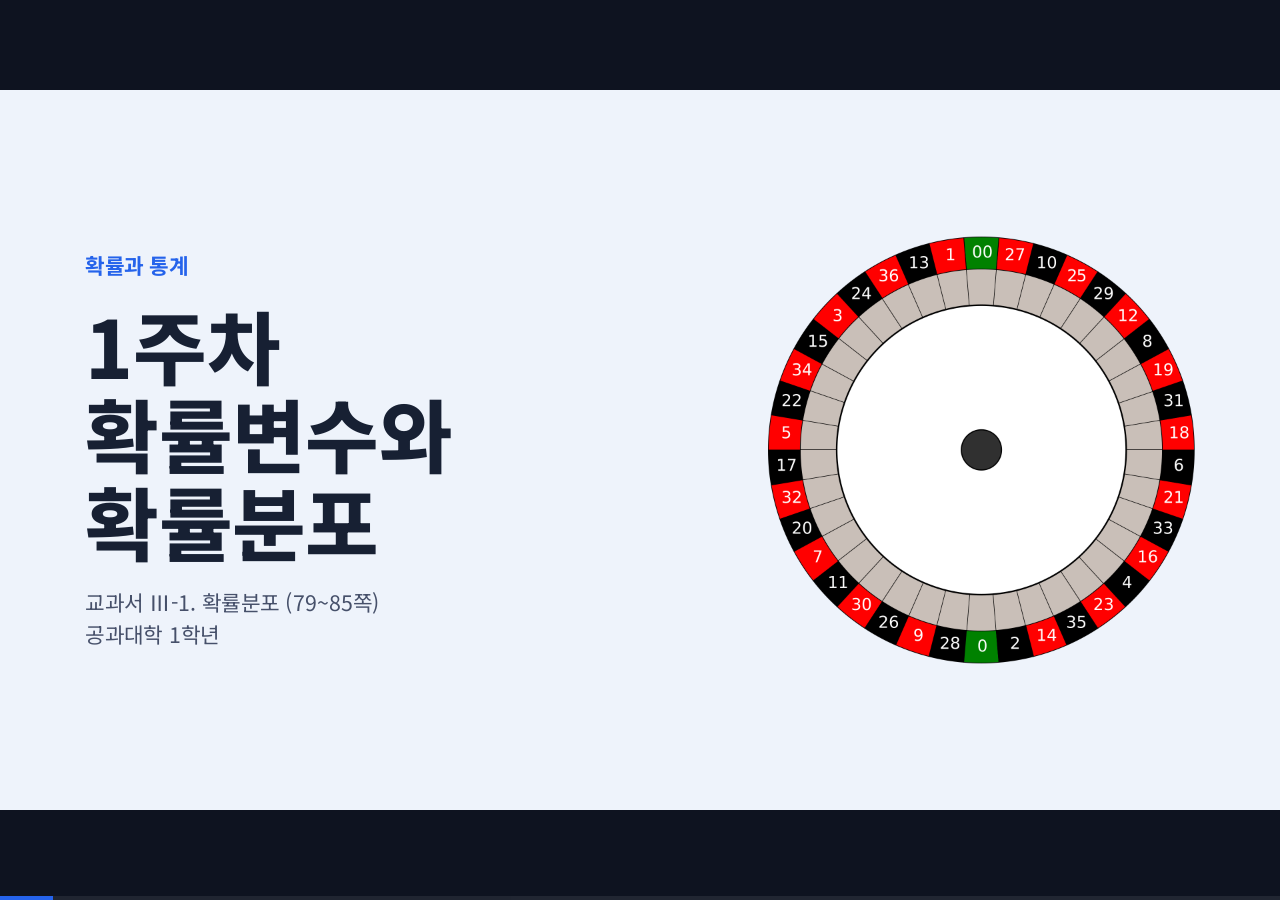
<file: w01/slides.html>
<!doctype html>
<html lang="ko"><head><meta charset="utf-8">
<meta name="viewport" content="width=device-width, initial-scale=1">
<title>확률과 통계 1주차: 확률변수와 확률분포</title>
<link rel="preconnect" href="https://fonts.googleapis.com"><link rel="preconnect" href="https://fonts.gstatic.com" crossorigin>
<link rel="stylesheet" href="https://fonts.googleapis.com/css2?family=Noto+Sans+KR:wght@400;500;700;800&display=swap">
<link rel="stylesheet" href="../assets/deck.css">
</head><body>
<div id="stage"><div id="canvas">
<section id="cover" data-transition="fade" style="background:#EEF3FB;color:#172033;font-family:'Noto Sans KR', Arial, sans-serif;padding:128px;display:flex;flex-direction:row;align-items:center;gap:96px">
<div style="flex:1;display:flex;flex-direction:column;gap:32px">
<p style="font-size:32px;font-weight:700;color:#2563EB">확률과 통계</p>
<h1 style="font-size:120px;font-weight:800;line-height:1.1;color:#172033">1주차<br>확률변수와<br>확률분포</h1>
<p style="font-size:32px;color:#46506A;line-height:1.5">교과서 Ⅲ-1. 확률분포 (79~85쪽)<br>공과대학 1학년</p>
</div>
<img src="../assets/media/roulette.png" alt="숫자가 적힌 룰렛 원판 그림" style="width:640px;height:640px;object-fit:contain">
<aside>오리엔테이션 후 본 수업 시작. 오늘의 핵심: 우연한 결과를 숫자로 바꾸어 다루는 방법. 수업 중 일부 장(동전 실험, 회전 원판, 넓이 탐색기)은 실시간으로 움직이는 시뮬레이션임.</aside>
</section>

<section id="intro" data-transition="fade" style="background:#172033;color:#F4F6FA;font-family:'Noto Sans KR', Arial, sans-serif;padding:128px 128px 160px;display:flex;flex-direction:column;align-items:center;gap:32px">
<h2 style="font-size:64px;font-weight:700;color:#F4F6FA;width:1664px">인트로: 우연을 숫자로</h2>
<video src="../assets/media/w01_intro.mp4" poster="../assets/media/w01_poster_intro.jpg" controls playsinline preload="metadata" aria-label="동전이 돌고 주사위가 굴러 숫자 0, 1, 2가 떠오르며 막대그래프가 되는 인트로 영상" style="width:1150px;height:647px;object-fit:cover;border-radius:16px"></video>
<p style="position:absolute;left:128px;bottom:64px;width:1664px;font-size:24px;color:#BFC8D8;text-align:center">동전·주사위의 결과 → 숫자 → 분포 · 오늘 배울 내용 · 영상: Google Flow (Veo 3.1 Lite)로 생성</p>
<aside>영상 클릭 시 재생(8초, 소리 있음). 시청 후 질문: 동전과 주사위의 결과가 어떻게 숫자 0, 1, 2가 되었는가? → 오늘 배울 확률변수.</aside>
</section>

<section id="why" data-transition="fade" style="background:#FAFAF7;color:#172033;font-family:'Noto Sans KR', Arial, sans-serif;padding:128px 128px 160px;display:flex;flex-direction:column;gap:40px">
<div style="display:flex;flex-direction:column;gap:12px">
<p style="font-size:24px;font-weight:700;color:#2563EB">도입</p>
<h2 style="font-size:64px;font-weight:700;line-height:1.15">공학에서 확률과 통계가 필요한 이유</h2>
</div>
<div style="display:flex;flex-direction:row;gap:32px">
<div style="flex:1;display:flex;flex-direction:column;gap:16px;background:#FFFFFF;border:1px solid #E3E7EE;border-radius:16px;padding:24px">
<img src="../assets/media/assembly.jpg" alt="긴 공장 생산라인" style="width:100%;height:260px;object-fit:cover;border-radius:12px">
<h3 style="font-size:36px;font-weight:700;color:#2563EB">품질관리</h3>
<p style="font-size:28px;color:#46506A">하루 생산품 중 불량품 개수</p>
</div>
<div style="flex:1;display:flex;flex-direction:column;gap:16px;background:#FFFFFF;border:1px solid #E3E7EE;border-radius:16px;padding:24px">
<img src="../assets/media/resistor.jpg" alt="색 띠가 있는 저항기 여섯 개" style="width:100%;height:260px;object-fit:cover;border-radius:12px">
<h3 style="font-size:36px;font-weight:700;color:#2563EB">허용오차 설계</h3>
<p style="font-size:28px;color:#46506A">100 Ω 저항의 실제 값 ±5%</p>
</div>
<div style="flex:1;display:flex;flex-direction:column;gap:16px;background:#FFFFFF;border:1px solid #E3E7EE;border-radius:16px;padding:24px">
<img src="../assets/media/bulb.jpg" alt="필라멘트가 끊어진 전구" style="width:100%;height:260px;object-fit:cover;border-radius:12px">
<h3 style="font-size:36px;font-weight:700;color:#2563EB">신뢰성 시험</h3>
<p style="font-size:28px;color:#46506A">전구가 꺼질 때까지의 시간</p>
</div>
</div>
<p style="font-size:32px;font-weight:700;background:#FFF1E6;color:#9A3412;padding:20px 32px;border-radius:12px;text-align:center">같은 부품도 결과가 매번 다름 → 이 흩어짐을 숫자로 다루는 도구 = 확률과 통계</p>
<p style="position:absolute;left:128px;bottom:64px;width:1664px;font-size:24px;color:#6B7280">사진: Yinan Chen (PD), Evan-Amos (PD), Wikimedia Commons</p>
<aside>공학의 모든 측정·생산 과정에는 불확실성이 존재함. 사진 세 장을 보며 질문: 같은 부품이 모두 똑같은가?</aside>
</section>

<section id="goals" data-transition="fade" style="background:#FAFAF7;color:#172033;font-family:'Noto Sans KR', Arial, sans-serif;padding:128px 128px 160px;display:flex;flex-direction:column;gap:48px">
<div style="display:flex;flex-direction:column;gap:12px">
<p style="font-size:24px;font-weight:700;color:#2563EB">도입</p>
<h2 style="font-size:64px;font-weight:700;line-height:1.15">오늘의 학습 목표</h2>
</div>
<div style="display:grid;grid-template-columns:1fr 1fr;gap:32px">
<div style="display:flex;flex-direction:column;gap:12px;background:#EEF3FB;border-radius:16px;padding:40px">
<p style="font-size:44px;font-weight:800;color:#2563EB">01</p>
<h3 style="font-size:40px;font-weight:700">확률변수의 뜻 이해</h3>
<p style="font-size:28px;color:#46506A">결과 → 숫자로 바꾸는 함수</p>
</div>
<div style="display:flex;flex-direction:column;gap:12px;background:#EEF3FB;border-radius:16px;padding:40px">
<p style="font-size:44px;font-weight:800;color:#2563EB">02</p>
<h3 style="font-size:40px;font-weight:700">이산과 연속 구별</h3>
<p style="font-size:28px;color:#46506A">셀 수 있는 값 vs 구간의 모든 실수</p>
</div>
<div style="display:flex;flex-direction:column;gap:12px;background:#EEF3FB;border-radius:16px;padding:40px">
<p style="font-size:44px;font-weight:800;color:#2563EB">03</p>
<h3 style="font-size:40px;font-weight:700">확률질량함수로 분포 표현</h3>
<p style="font-size:28px;color:#46506A">표와 막대그래프</p>
</div>
<div style="display:flex;flex-direction:column;gap:12px;background:#EEF3FB;border-radius:16px;padding:40px">
<p style="font-size:44px;font-weight:800;color:#2563EB">04</p>
<h3 style="font-size:40px;font-weight:700">넓이로 확률 계산</h3>
<p style="font-size:28px;color:#46506A">확률밀도함수, 정적분</p>
</div>
</div>
<aside>네 가지 목표를 수업 끝 정리 장과 연결함.</aside>
</section>

<section id="open" data-transition="fade" data-section="확률변수: 결과를 숫자로 바꾸는 함수" style="background:#FAFAF7;color:#172033;font-family:'Noto Sans KR', Arial, sans-serif;padding:128px 128px 160px;display:flex;flex-direction:column;gap:40px">
<div style="display:flex;flex-direction:column;gap:12px">
<p style="font-size:24px;font-weight:700;color:#2563EB">생각 열기 · 교과서 79쪽</p>
<h2 style="font-size:64px;font-weight:700;line-height:1.15">동전 두 번 던지기</h2>
</div>
<div style="display:flex;flex-direction:column;gap:28px;width:800px">
<p style="font-size:32px;line-height:1.5">한 개의 동전을 두 번 던지는 시행<br>앞면 H, 뒷면 T</p>
<p style="font-size:36px;font-weight:700;background:#EEF3FB;padding:20px 28px;border-radius:12px">S = {HH, HT, TH, TT}</p>
<p style="font-size:32px;line-height:1.5">질문: 앞면이 나온 횟수 X가<br>가질 수 있는 값은?</p>
<p style="font-size:32px;font-weight:700;color:#9A3412">답: 0, 1, 2 중 하나</p>
</div>
<iframe class="embed" style="position:absolute;left:1000px;top:300px;width:792px;height:620px" data-srcdoc="&lt;!doctype html&gt;&lt;html&gt;&lt;head&gt;&lt;meta charset=&quot;utf-8&quot;&gt;&lt;style&gt;
html,body{margin:0;height:100%}
body{font-family:&quot;Malgun Gothic&quot;,&quot;Apple SD Gothic Neo&quot;,&quot;Noto Sans KR&quot;,sans-serif;background:#FFFFFF;color:#172033;box-sizing:border-box;padding:28px 36px;display:flex;flex-direction:column;gap:18px;border:2px solid #E3E7EE;border-radius:16px}
.top{display:flex;align-items:center;gap:22px}
.coin{width:104px;height:104px;border-radius:50%;display:flex;align-items:center;justify-content:center;font-size:50px;font-weight:800;color:#FFFFFF;transition:transform .22s}
.H{background:#2563EB}.T{background:#C2410C}
.flip{transform:scaleX(.08)}
#out{font-size:34px;font-weight:700;margin-left:12px}
#n{font-size:26px;color:#46506A}
.chart{position:relative;height:300px;display:flex;align-items:flex-end;gap:48px;padding:0 24px;border-bottom:3px solid #172033}
.col{flex:1;height:100%;position:relative;display:flex;flex-direction:column;justify-content:flex-end;align-items:center}
.bar{width:100%;background:#2563EB;border-radius:8px 8px 0 0;transition:height .2s}
.th{position:absolute;left:-10px;right:-10px;border-top:4px dashed #C2410C}
.val{position:absolute;font-size:26px;font-weight:700}
.labs{display:flex;gap:48px;padding:0 24px}
.labs div{flex:1;text-align:center;font-size:28px}
.note{font-size:24px;color:#46506A}
&lt;/style&gt;&lt;/head&gt;&lt;body&gt;
&lt;div class=&quot;top&quot;&gt;&lt;div id=&quot;c1&quot; class=&quot;coin H&quot;&gt;H&lt;/div&gt;&lt;div id=&quot;c2&quot; class=&quot;coin T&quot;&gt;T&lt;/div&gt;&lt;div&gt;&lt;div id=&quot;out&quot;&gt;HT → X = 1&lt;/div&gt;&lt;div id=&quot;n&quot;&gt;던진 횟수 0&lt;/div&gt;&lt;/div&gt;&lt;/div&gt;
&lt;div class=&quot;chart&quot; id=&quot;chart&quot;&gt;&lt;/div&gt;
&lt;div class=&quot;labs&quot;&gt;&lt;div&gt;X = 0&lt;/div&gt;&lt;div&gt;X = 1&lt;/div&gt;&lt;div&gt;X = 2&lt;/div&gt;&lt;/div&gt;
&lt;div class=&quot;note&quot;&gt;막대: 실제 상대도수 · 주황 점선: 이론 확률 1/4, 1/2, 1/4&lt;/div&gt;
&lt;script&gt;
var MAX=0.7,H=300,cnt=[0,0,0],n=0,th=[0.25,0.5,0.25],bars=[],vals=[];
var ch=document.getElementById(&#x27;chart&#x27;);
for(var i=0;i&lt;3;i++){var c=document.createElement(&#x27;div&#x27;);c.className=&#x27;col&#x27;;
var t=document.createElement(&#x27;div&#x27;);t.className=&#x27;th&#x27;;t.style.bottom=(th[i]/MAX*H)+&#x27;px&#x27;;
var b=document.createElement(&#x27;div&#x27;);b.className=&#x27;bar&#x27;;b.style.height=&#x27;0px&#x27;;
var v=document.createElement(&#x27;div&#x27;);v.className=&#x27;val&#x27;;v.style.bottom=&#x27;6px&#x27;;v.textContent=&#x27;0.00&#x27;;
c.appendChild(b);c.appendChild(t);c.appendChild(v);ch.appendChild(c);bars.push(b);vals.push(v);}
var c1=document.getElementById(&#x27;c1&#x27;),c2=document.getElementById(&#x27;c2&#x27;),out=document.getElementById(&#x27;out&#x27;),nn=document.getElementById(&#x27;n&#x27;);
function setCoin(el,h){el.className=&#x27;coin &#x27;+(h?&#x27;H&#x27;:&#x27;T&#x27;);el.textContent=h?&#x27;H&#x27;:&#x27;T&#x27;;}
function step(){
 c1.classList.add(&#x27;flip&#x27;);c2.classList.add(&#x27;flip&#x27;);
 setTimeout(function(){
  var a=Math.random()&lt;0.5,b=Math.random()&lt;0.5,x=(a?1:0)+(b?1:0);
  setCoin(c1,a);setCoin(c2,b);cnt[x]++;n++;
  out.textContent=(a?&#x27;H&#x27;:&#x27;T&#x27;)+(b?&#x27;H&#x27;:&#x27;T&#x27;)+&#x27; → X = &#x27;+x;
  nn.textContent=&#x27;던진 횟수 &#x27;+n;
  for(var i=0;i&lt;3;i++){var r=cnt[i]/n,h=Math.min(r,MAX)/MAX*H;bars[i].style.height=h+&#x27;px&#x27;;vals[i].style.bottom=(h+6)+&#x27;px&#x27;;vals[i].textContent=r.toFixed(2);}
  if(n&gt;=3000){cnt=[0,0,0];n=0;}
  setTimeout(step,n&lt;12?1100:90);
 },220);
}
setTimeout(step,800);
&lt;/script&gt;&lt;/body&gt;&lt;/html&gt;"></iframe>
<p style="position:absolute;left:128px;bottom:64px;width:1664px;font-size:24px;color:#6B7280">실시간 시뮬레이션: 동전 두 개를 계속 던지며 X의 상대도수를 기록함</p>
<aside>학생에게 먼저 질문 후 답 확인. 같은 값 1이 HT와 TH 두 결과에서 나온다는 점 강조. 오른쪽 시뮬레이션은 처음 12번은 천천히, 이후 빠르게 던지며 상대도수가 1/4, 1/2, 1/4에 가까워지는 모습을 보여줌(다음 주 큰수의 법칙 예고).</aside>
</section>

<section id="slot" data-transition="fade" style="background:#FAFAF7;color:#172033;font-family:'Noto Sans KR', Arial, sans-serif;padding:128px 128px 160px;display:flex;flex-direction:column;gap:32px">
<div style="display:flex;flex-direction:column;gap:12px">
<p style="font-size:24px;font-weight:700;color:#2563EB">비유</p>
<h2 style="font-size:64px;font-weight:700;line-height:1.15">확률변수 = 결과를 숫자로 바꾸는 기계</h2>
</div>
<div style="display:flex;flex-direction:row;align-items:center;gap:64px">
<div style="display:flex;flex-direction:column;align-items:center;gap:12px">
<img src="../assets/media/slot.png" alt="슬롯머신 그림" style="width:460px;height:360px;object-fit:contain">
<p style="font-size:26px;color:#46506A">그림 조합(결과) → 상금(숫자)</p>
</div>
<img src="../assets/media/w01_map.png" alt="표본공간 HH, HT, TH, TT가 화살표로 실수 2, 1, 1, 0에 대응되는 그림" style="width:720px;height:460px;object-fit:contain;background:#FFFFFF;border-radius:16px">
</div>
<div style="display:flex;flex-direction:row;gap:24px">
<p style="flex:1;font-size:28px;background:#EEF3FB;padding:20px 24px;border-radius:12px">넣는 것: 시행의 결과</p>
<p style="flex:1;font-size:28px;background:#EEF3FB;padding:20px 24px;border-radius:12px">나오는 것: 실수 하나</p>
<p style="flex:1;font-size:28px;background:#EEF3FB;padding:20px 24px;border-radius:12px">HT, TH → 같은 1도 가능</p>
</div>
<p style="position:absolute;left:128px;bottom:64px;width:1664px;font-size:24px;color:#6B7280">그림: gnokii, Slot machine, CC0, Wikimedia Commons</p>
<aside>슬롯머신: 그림(결과)이 나오면 기계가 상금(숫자)을 정해 줌. 확률변수도 시행 결과마다 숫자 하나를 정해 주는 규칙.</aside>
</section>

<section id="def" data-transition="fade" style="background:#FAFAF7;color:#172033;font-family:'Noto Sans KR', Arial, sans-serif;padding:128px 128px 160px;display:flex;flex-direction:column;gap:40px">
<div style="display:flex;flex-direction:column;gap:12px">
<p style="font-size:24px;font-weight:700;color:#2563EB">정의 · 교과서 79쪽</p>
<h2 style="font-size:64px;font-weight:700;line-height:1.15">확률변수의 정의</h2>
</div>
<div style="display:flex;flex-direction:column;gap:16px;background:#EEF3FB;border:2px solid #2563EB;border-radius:16px;padding:40px 48px">
<p style="font-size:36px;font-weight:700">표본공간의 각 원소에 실수 하나를 대응시키는 함수 = 확률변수</p>
<p style="font-size:44px;font-weight:700;color:#2563EB">X : S → 실수 전체</p>
</div>
<div style="display:grid;grid-template-columns:1fr 1fr;gap:24px">
<div style="display:flex;flex-direction:column;gap:8px;background:#FFFFFF;border:1px solid #E3E7EE;border-radius:12px;padding:28px">
<h3 style="font-size:32px;font-weight:700">이름은 변수, 실제는 함수</h3>
<p style="font-size:28px;color:#46506A">정의역: 표본공간 S · 공역: 실수 전체</p>
</div>
<div style="display:flex;flex-direction:column;gap:8px;background:#FFFFFF;border:1px solid #E3E7EE;border-radius:12px;padding:28px">
<h3 style="font-size:32px;font-weight:700">기호</h3>
<p style="font-size:28px;color:#46506A">확률변수 X, Y, Z · 그 값 x, y, z</p>
</div>
<div style="display:flex;flex-direction:column;gap:8px;background:#FFFFFF;border:1px solid #E3E7EE;border-radius:12px;padding:28px">
<h3 style="font-size:32px;font-weight:700">P(X = x)</h3>
<p style="font-size:28px;color:#46506A">확률변수 X가 값 x를 가질 확률</p>
</div>
<div style="display:flex;flex-direction:column;gap:8px;background:#FFF1E6;border-radius:12px;padding:28px">
<h3 style="font-size:32px;font-weight:700;color:#9A3412">공학 예</h3>
<p style="font-size:28px;color:#46506A">부품 10개 검사 → X = 불량품 개수 (0~10)</p>
</div>
</div>
<aside>대문자는 함수(규칙), 소문자는 그 함수가 내놓은 값이라는 구분 강조.</aside>
</section>

<section id="flip" data-transition="fade" style="background:#FAFAF7;color:#172033;font-family:'Noto Sans KR', Arial, sans-serif;padding:128px 128px 160px;display:flex;flex-direction:row;gap:64px">
<img src="../assets/media/flipbook.jpg" alt="손으로 플립북을 넘기는 1886년 삽화" style="width:560px;height:792px;object-fit:contain">
<div style="flex:1;display:flex;flex-direction:column;gap:32px">
<div style="display:flex;flex-direction:column;gap:12px">
<p style="font-size:24px;font-weight:700;color:#2563EB">비유 · 교과서 79쪽 다가서기</p>
<h2 style="font-size:64px;font-weight:700;line-height:1.15">플립북: 이산과 연속</h2>
</div>
<div style="display:flex;flex-direction:column;gap:12px;background:#EEF3FB;border:2px solid #2563EB;border-radius:16px;padding:36px 40px">
<h3 style="font-size:40px;font-weight:700;color:#2563EB">이산확률변수 = 낱장</h3>
<p style="font-size:30px;line-height:1.5">값이 유한개이거나<br>자연수처럼 하나, 둘, … 셀 수 있음</p>
</div>
<div style="display:flex;flex-direction:column;gap:12px;background:#FFF1E6;border:2px solid #C2410C;border-radius:16px;padding:36px 40px">
<h3 style="font-size:40px;font-weight:700;color:#9A3412">연속확률변수 = 움직임</h3>
<p style="font-size:30px;line-height:1.5">어떤 범위 안의 모든 실수 값<br>값과 값 사이에 빈틈 없음</p>
</div>
</div>
<p style="position:absolute;left:752px;bottom:64px;width:1040px;font-size:24px;color:#6B7280">그림: John Barnes Linnet, The Kineograph (1886), 퍼블릭 도메인</p>
<aside>플립북 한 장 한 장은 끊어진 그림이지만 빠르게 넘기면 연속 동작으로 보임. 이산 = 낱장, 연속 = 움직임.</aside>
</section>

<section id="bowl" data-transition="fade" style="background:#FAFAF7;color:#172033;font-family:'Noto Sans KR', Arial, sans-serif;padding:128px 128px 160px;display:flex;flex-direction:column;gap:40px">
<div style="display:flex;flex-direction:column;gap:12px">
<p style="font-size:24px;font-weight:700;color:#2563EB">이산확률변수 · 교과서 80쪽 예제 1 ⑴</p>
<h2 style="font-size:64px;font-weight:700;line-height:1.15">스트라이크까지 굴린 횟수</h2>
</div>
<div style="display:flex;flex-direction:row;gap:56px;align-items:center">
<img src="../assets/media/bowling.gif" alt="볼링공이 핀을 모두 쓰러뜨리는 스트라이크 애니메이션" style="width:820px;height:410px;object-fit:cover;border-radius:16px">
<div style="flex:1;display:flex;flex-direction:column;gap:20px">
<p style="font-size:32px">성공 s, 실패 f</p>
<p style="font-size:32px">S = {s, fs, ffs, fffs, …}</p>
<p style="font-size:32px">X = 1, 2, 3, 4, …</p>
<p style="font-size:32px;font-weight:700;color:#2563EB">무한히 많지만 셀 수 있음 → 이산</p>
</div>
</div>
<p style="font-size:28px;background:#FFF1E6;padding:20px 28px;border-radius:12px"><b>공학의 이산확률변수</b>  하루 불량품 개수 · 1초 동안 들어온 패킷 수 · 웨이퍼 한 장의 결함 개수</p>
<p style="position:absolute;left:128px;bottom:64px;width:1664px;font-size:24px;color:#6B7280">애니메이션: Groink, 10-pin bowling strike, CC0, Wikimedia Commons</p>
<aside>GIF는 자동 반복 재생. 무한히 많지만 셀 수 있으면 이산이라는 점 강조.</aside>
</section>

<section id="bus" data-transition="fade" style="background:#FAFAF7;color:#172033;font-family:'Noto Sans KR', Arial, sans-serif;padding:128px 128px 160px;display:flex;flex-direction:column;gap:40px">
<div style="display:flex;flex-direction:column;gap:12px">
<p style="font-size:24px;font-weight:700;color:#C2410C">연속확률변수 · 교과서 80쪽 예제 1 ⑵</p>
<h2 style="font-size:64px;font-weight:700;line-height:1.15">버스를 기다리는 시간</h2>
</div>
<div style="display:flex;flex-direction:row;gap:56px;align-items:center">
<img src="../assets/media/bus.jpg" alt="버스 정류장에서 버스를 기다리는 사람들" style="width:620px;height:410px;object-fit:cover;border-radius:16px">
<div style="flex:1;display:flex;flex-direction:column;gap:20px">
<p style="font-size:32px">7분 간격으로 오는 버스</p>
<p style="font-size:32px">기다리는 시간 X (분)</p>
<p style="font-size:32px">S = {x | 0 ≤ x ≤ 7}</p>
<p style="font-size:32px;font-weight:700;color:#9A3412">0 이상 7 이하 모든 실수 → 연속</p>
</div>
</div>
<p style="font-size:28px;background:#EEF3FB;padding:20px 28px;border-radius:12px"><b>공학의 연속확률변수</b>  저항값(Ω) · 전구 수명(시간) · 측정 오차(mm) · 잡음 전압(V)</p>
<p style="position:absolute;left:128px;bottom:64px;width:1664px;font-size:24px;color:#6B7280">사진: 玄史生, CC0, Wikimedia Commons</p>
<aside>3분, 3.5분, 3.14159…분 등 0~7 사이 어떤 값이든 가능.</aside>
</section>

<section id="quiz" data-transition="fade" style="background:#FAFAF7;color:#172033;font-family:'Noto Sans KR', Arial, sans-serif;padding:128px 128px 160px;display:flex;flex-direction:column;gap:40px">
<div style="display:flex;flex-direction:column;gap:12px">
<p style="font-size:24px;font-weight:700;color:#2563EB">확인 문제 · 교과서 80쪽 문제 2 + 공학 문항</p>
<h2 style="font-size:64px;font-weight:700;line-height:1.15">이산일까, 연속일까?</h2>
</div>
<p style="position:absolute;left:128px;top:320px;width:1300px;font-size:34px">⑴ 어느 지역에 일 년 동안 내리는 강수량</p>
<p style="position:absolute;left:128px;top:412px;width:1300px;font-size:34px">⑵ 어느 날 동물원의 입장객 수</p>
<p style="position:absolute;left:128px;top:504px;width:1300px;font-size:34px">⑶ 동전 10개를 던질 때 앞면이 나온 동전의 개수</p>
<p style="position:absolute;left:128px;top:596px;width:1300px;font-size:34px">⑷ 어느 공장에서 생산된 전구의 수명</p>
<p style="position:absolute;left:128px;top:688px;width:1300px;font-size:34px">⑸ 반도체 웨이퍼 한 장에서 발견된 결함 개수</p>
<p style="position:absolute;left:128px;top:780px;width:1300px;font-size:34px">⑹ 스프링 길이를 측정한 값</p>
<p style="position:absolute;left:1500px;top:312px;width:292px;font-size:32px;color:#9CA3AF;text-align:center;border:2px dashed #C9CFDA;border-radius:12px;padding:8px 0">?</p>
<p style="position:absolute;left:1500px;top:404px;width:292px;font-size:32px;color:#9CA3AF;text-align:center;border:2px dashed #C9CFDA;border-radius:12px;padding:8px 0">?</p>
<p style="position:absolute;left:1500px;top:496px;width:292px;font-size:32px;color:#9CA3AF;text-align:center;border:2px dashed #C9CFDA;border-radius:12px;padding:8px 0">?</p>
<p style="position:absolute;left:1500px;top:588px;width:292px;font-size:32px;color:#9CA3AF;text-align:center;border:2px dashed #C9CFDA;border-radius:12px;padding:8px 0">?</p>
<p style="position:absolute;left:1500px;top:680px;width:292px;font-size:32px;color:#9CA3AF;text-align:center;border:2px dashed #C9CFDA;border-radius:12px;padding:8px 0">?</p>
<p style="position:absolute;left:1500px;top:772px;width:292px;font-size:32px;color:#9CA3AF;text-align:center;border:2px dashed #C9CFDA;border-radius:12px;padding:8px 0">?</p>
<p class="frag" data-order="1" style="position:absolute;left:1500px;top:312px;width:292px;font-size:32px;font-weight:700;color:#9A3412;background:#FFF1E6;text-align:center;border:2px solid #C2410C;border-radius:12px;padding:8px 0">연속</p>
<p class="frag" data-order="2" style="position:absolute;left:1500px;top:404px;width:292px;font-size:32px;font-weight:700;color:#1D4ED8;background:#EEF3FB;text-align:center;border:2px solid #2563EB;border-radius:12px;padding:8px 0">이산</p>
<p class="frag" data-order="3" style="position:absolute;left:1500px;top:496px;width:292px;font-size:32px;font-weight:700;color:#1D4ED8;background:#EEF3FB;text-align:center;border:2px solid #2563EB;border-radius:12px;padding:8px 0">이산</p>
<p class="frag" data-order="4" style="position:absolute;left:1500px;top:588px;width:292px;font-size:32px;font-weight:700;color:#9A3412;background:#FFF1E6;text-align:center;border:2px solid #C2410C;border-radius:12px;padding:8px 0">연속</p>
<p class="frag" data-order="5" style="position:absolute;left:1500px;top:680px;width:292px;font-size:32px;font-weight:700;color:#1D4ED8;background:#EEF3FB;text-align:center;border:2px solid #2563EB;border-radius:12px;padding:8px 0">이산</p>
<p class="frag" data-order="6" style="position:absolute;left:1500px;top:772px;width:292px;font-size:32px;font-weight:700;color:#9A3412;background:#FFF1E6;text-align:center;border:2px solid #C2410C;border-radius:12px;padding:8px 0">연속</p>
<p style="position:absolute;left:128px;bottom:64px;width:1664px;font-size:24px;color:#6B7280">판단 기준: 하나, 둘, … 셀 수 있으면 이산 · 측정값(길이, 시간, 무게)은 대부분 연속 · 발표 모드에서 클릭할 때마다 정답 표시</p>
<aside>1~2분 생각할 시간 후 발표 모드에서 클릭으로 정답을 하나씩 공개. 정답: ⑴ 연속 ⑵ 이산 ⑶ 이산 ⑷ 연속 ⑸ 이산 ⑹ 연속.</aside>
</section>

<section id="pmf" data-transition="fade" style="background:#FAFAF7;color:#172033;font-family:'Noto Sans KR', Arial, sans-serif;padding:128px 128px 160px;display:flex;flex-direction:column;gap:40px">
<div style="display:flex;flex-direction:column;gap:12px">
<p style="font-size:24px;font-weight:700;color:#2563EB">확률질량함수 · 교과서 81쪽</p>
<h2 style="font-size:64px;font-weight:700;line-height:1.15">이산확률변수의 확률분포</h2>
</div>
<div style="display:flex;flex-direction:row;gap:56px;align-items:center">
<div style="flex:1;display:flex;flex-direction:column;gap:28px">
<div style="display:flex;flex-direction:column;gap:12px;background:#EEF3FB;border:2px solid #2563EB;border-radius:16px;padding:32px 36px">
<p style="font-size:30px;font-weight:700">값 xᵢ에 확률 pᵢ를 대응시키는 함수</p>
<p style="font-size:40px;font-weight:700;color:#2563EB">P(X = xᵢ) = pᵢ   (i = 1, 2, …, n)</p>
</div>
<p style="font-size:30px">대응 관계 = 확률분포 · 예: 동전 두 번, 앞면 횟수 X</p>
<table style="font-size:30px;color:#172033">
<tr><th style="width:28%">X</th><th style="width:18%;text-align:center">0</th><th style="width:18%;text-align:center">1</th><th style="width:18%;text-align:center">2</th><th style="width:18%;text-align:center">합계</th></tr>
<tr><td>P(X = x)</td><td style="text-align:center">1/4</td><td style="text-align:center">1/2</td><td style="text-align:center">1/4</td><td style="text-align:center">1</td></tr>
</table>
<p style="font-size:28px;color:#46506A">질량 = 각 값 위에 얹힌 확률의 무게</p>
</div>
<img src="../assets/media/w01_pmf_coin.png" alt="X = 0, 1, 2의 확률 1/4, 1/2, 1/4 막대그래프" style="width:700px;height:507px;object-fit:contain;background:#FFFFFF;border-radius:16px">
</div>
<aside>확률분포 = 값과 확률의 대응 관계. 표와 그래프 두 가지로 표현.</aside>
</section>

<section id="pmfprop" data-transition="fade" style="background:#FAFAF7;color:#172033;font-family:'Noto Sans KR', Arial, sans-serif;padding:128px 128px 160px;display:flex;flex-direction:column;gap:48px">
<div style="display:flex;flex-direction:column;gap:12px">
<p style="font-size:24px;font-weight:700;color:#2563EB">확률질량함수 · 교과서 82쪽</p>
<h2 style="font-size:64px;font-weight:700;line-height:1.15">확률질량함수의 성질</h2>
</div>
<img src="../assets/media/w01_f_pmf_props.png" alt="성질 1: 0 ≤ pᵢ ≤ 1, 성질 2: p₁ + p₂ + … + pₙ = 1, 성질 3: P(xᵢ ≤ X ≤ xⱼ) = pᵢ + … + pⱼ" style="width:1100px;height:312px;object-fit:contain">
<div style="display:flex;flex-direction:column;gap:12px;background:#FFF1E6;border:2px solid #C2410C;border-radius:16px;padding:32px 40px">
<h3 style="font-size:36px;font-weight:700;color:#9A3412">비유: 확률 1리터를 여러 컵에 나눠 담기</h3>
<p style="font-size:30px">컵 하나는 0 이상 1 이하 · 모든 컵의 합 = 1 · 구간의 확률 = 그 구간 컵들의 합</p>
</div>
<aside>전체 확률 1을 여러 컵에 나눠 담는 비유. 각 컵은 0~1, 모두 합치면 1, 구간 확률은 해당 컵의 합.</aside>
</section>

<section id="defect" data-transition="fade" style="background:#FAFAF7;color:#172033;font-family:'Noto Sans KR', Arial, sans-serif;padding:128px 128px 160px;display:flex;flex-direction:column;gap:36px">
<div style="display:flex;flex-direction:column;gap:12px">
<p style="font-size:24px;font-weight:700;color:#2563EB">예제 · 교과서 82쪽 예제 2를 공학 상황으로 변형</p>
<h2 style="font-size:64px;font-weight:700;line-height:1.15">부품 표본검사의 불량품 개수</h2>
</div>
<div style="display:flex;flex-direction:row;gap:48px;align-items:center">
<div style="flex:1;display:flex;flex-direction:column;gap:28px">
<div style="display:flex;flex-direction:row;gap:32px;align-items:center">
<img src="../assets/media/mug.jpg" alt="머그컵을 하나씩 꺼내 검사하는 모습" style="width:340px;height:255px;object-fit:cover;border-radius:12px">
<div style="display:flex;flex-direction:column;gap:12px">
<p style="font-size:30px">부품 7개 중 불량품 3개</p>
<p style="font-size:30px">임의로 3개 꺼내 검사</p>
<p style="font-size:30px;font-weight:700">X = 꺼낸 불량품 개수</p>
</div>
</div>
<img src="../assets/media/w01_f_hyper.png" alt="P(X = x) = ₃Cₓ × ₄C₃₋ₓ / ₇C₃, x = 0, 1, 2, 3" style="width:880px;height:117px;object-fit:contain">
<p style="font-size:34px;font-weight:700;color:#9A3412">P(X ≥ 2) = 12/35 + 1/35 = 13/35</p>
<p style="font-size:28px;color:#46506A">→ 3개 중 2개 이상이 불량일 확률 약 37%</p>
</div>
<img src="../assets/media/w01_pmf_defect.png" alt="불량품 개수 0, 1, 2, 3의 확률 4/35, 18/35, 12/35, 1/35 막대그래프, 2와 3은 주황색" style="width:640px;height:464px;object-fit:contain;background:#FFFFFF;border-radius:16px">
</div>
<p style="position:absolute;left:128px;bottom:64px;width:1664px;font-size:24px;color:#6B7280">사진: Encik Tekateki, Quality Control of Ceramic Mugs, CC BY-SA 4.0, Wikimedia Commons</p>
<aside>7개 중 3개를 뽑는 경우의 수 ₇C₃ = 35. P(X ≥ 2) = 12/35 + 1/35 = 13/35. 비복원추출(초기하분포)이라는 이름은 나중에 소개.</aside>
</section>

<section id="wheel" data-transition="fade" style="background:#FAFAF7;color:#172033;font-family:'Noto Sans KR', Arial, sans-serif;padding:128px 128px 160px;display:flex;flex-direction:row;gap:72px;align-items:center">
<img src="../assets/media/roulette.png" alt="숫자가 적힌 룰렛 원판 그림" style="width:620px;height:620px;object-fit:contain">
<div style="flex:1;display:flex;flex-direction:column;gap:32px">
<div style="display:flex;flex-direction:column;gap:12px">
<p style="font-size:24px;font-weight:700;color:#C2410C">연속확률변수 · 교과서 83쪽</p>
<h2 style="font-size:64px;font-weight:700;line-height:1.15">연속은 왜 다를까?<br>회전 원판</h2>
</div>
<p style="font-size:32px">0~10 눈금 원판, 바늘이 멈춘 눈금 X</p>
<p style="font-size:32px;font-weight:700">질문: 바늘이 정확히 3.000…에 멈출 확률은?</p>
<p style="font-size:30px;color:#46506A">가능한 값이 무수히 많음 → 한 점의 확률 = 0</p>
<p style="font-size:32px;font-weight:700;background:#FFF1E6;color:#9A3412;padding:20px 28px;border-radius:12px">구간으로 물음: P(a ≤ X ≤ b) = (b − a) / 10</p>
</div>
<p style="position:absolute;left:128px;bottom:64px;width:1664px;font-size:24px;color:#6B7280">그림: Douglas Perkins, Basic roulette wheel, CC0, Wikimedia Commons</p>
<aside>바늘이 정확히 3.000…에 멈출 확률은? → 0. 그래서 연속은 한 점이 아니라 구간으로 확률을 물음. 다음 장에서 실제로 400번 돌려 봄.</aside>
</section>

<section id="spin" data-transition="fade" style="background:#FAFAF7;color:#172033;font-family:'Noto Sans KR', Arial, sans-serif;padding:128px 128px 160px;display:flex;flex-direction:column;gap:40px">
<div style="display:flex;flex-direction:column;gap:12px">
<p style="font-size:24px;font-weight:700;color:#C2410C">실시간 시뮬레이션 · 교과서 83쪽</p>
<h2 style="font-size:64px;font-weight:700;line-height:1.15">원판을 400번 돌리면</h2>
</div>
<iframe class="embed" style="position:absolute;left:128px;top:300px;width:1664px;height:640px" data-srcdoc="&lt;!doctype html&gt;&lt;html&gt;&lt;head&gt;&lt;meta charset=&quot;utf-8&quot;&gt;&lt;style&gt;
html,body{margin:0;height:100%;background:#FFFFFF}
body{border:2px solid #E3E7EE;border-radius:16px;box-sizing:border-box;overflow:hidden}
canvas{display:block;width:100%;height:100%}
&lt;/style&gt;&lt;/head&gt;&lt;body&gt;&lt;canvas id=&quot;c&quot;&gt;&lt;/canvas&gt;&lt;script&gt;
var cv=document.getElementById(&#x27;c&#x27;),g=cv.getContext(&#x27;2d&#x27;),W=0,H=0;
var F=&#x27;&quot;Malgun Gothic&quot;,&quot;Apple SD Gothic Neo&quot;,&quot;Noto Sans KR&quot;,sans-serif&#x27;;
function rs(){var r=window.devicePixelRatio||1;W=cv.clientWidth;H=cv.clientHeight;cv.width=W*r;cv.height=H*r;g.setTransform(r,0,0,r,0,0);}
rs();window.addEventListener(&#x27;resize&#x27;,rs);
var N=400,SLOW=5,stops=[],cur=0,from=0,to=0,t0=0,phase=&#x27;slow&#x27;,holdT=0,pushed=false;
function ang(v){return -Math.PI/2+2*Math.PI*v/10;}
function startSpin(now){var v=Math.random()*10;from=cur;to=cur+20+((v-(cur%10))+10)%10;t0=now;}
function wheel(cx,cy,R){
 g.fillStyle=&#x27;#EEF3FB&#x27;;g.strokeStyle=&#x27;#172033&#x27;;g.lineWidth=4;g.beginPath();g.arc(cx,cy,R,0,7);g.fill();g.stroke();
 g.font=&#x27;700 28px &#x27;+F;g.textAlign=&#x27;center&#x27;;g.textBaseline=&#x27;middle&#x27;;g.fillStyle=&#x27;#172033&#x27;;
 for(var k=0;k&lt;10;k++){var a=ang(k);g.beginPath();g.moveTo(cx+Math.cos(a)*R*.86,cy+Math.sin(a)*R*.86);g.lineTo(cx+Math.cos(a)*R,cy+Math.sin(a)*R);g.stroke();
  g.fillText(k===0?&#x27;0/10&#x27;:String(k),cx+Math.cos(a)*(R+40),cy+Math.sin(a)*(R+40));}
 g.fillStyle=&#x27;rgba(194,65,12,0.55)&#x27;;
 for(var i=Math.max(0,stops.length-150);i&lt;stops.length;i++){var a2=ang(stops[i]);g.beginPath();g.arc(cx+Math.cos(a2)*R*.93,cy+Math.sin(a2)*R*.93,4,0,7);g.fill();}
 var a3=ang(cur%10);g.strokeStyle=&#x27;#DC2626&#x27;;g.lineWidth=8;g.lineCap=&#x27;round&#x27;;g.beginPath();g.moveTo(cx,cy);g.lineTo(cx+Math.cos(a3)*R*.8,cy+Math.sin(a3)*R*.8);g.stroke();
 g.fillStyle=&#x27;#172033&#x27;;g.beginPath();g.arc(cx,cy,12,0,7);g.fill();
}
function hist(x0,y0,w,h,shade){
 var n=stops.length,cnt=[0,0,0,0,0,0,0,0,0,0],YM=0.25;
 for(var i=0;i&lt;n;i++)cnt[Math.min(9,Math.floor(stops[i]))]++;
 g.strokeStyle=&#x27;#172033&#x27;;g.lineWidth=3;g.beginPath();g.moveTo(x0,y0);g.lineTo(x0,y0+h);g.lineTo(x0+w,y0+h);g.stroke();
 var bw=w/10;
 if(shade&gt;0){g.fillStyle=&#x27;rgba(234,88,12,&#x27;+(0.35*shade)+&#x27;)&#x27;;g.fillRect(x0+3*bw,y0+h-0.1/YM*h,4*bw*shade,0.1/YM*h);}
 for(var k=0;k&lt;10;k++){var d=n?cnt[k]/n:0,bh=Math.min(d,YM)/YM*h;g.fillStyle=shade&gt;0?&#x27;rgba(37,99,235,0.35)&#x27;:&#x27;#2563EB&#x27;;g.fillRect(x0+k*bw+4,y0+h-bh,bw-8,bh);}
 var ly=y0+h-0.1/YM*h;g.setLineDash([14,10]);g.strokeStyle=&#x27;#C2410C&#x27;;g.lineWidth=4;g.beginPath();g.moveTo(x0,ly);g.lineTo(x0+w,ly);g.stroke();g.setLineDash([]);
 g.font=&#x27;700 28px &#x27;+F;g.fillStyle=&#x27;#9A3412&#x27;;g.textAlign=&#x27;right&#x27;;g.textBaseline=&#x27;bottom&#x27;;g.fillText(&#x27;f(x) = 1/10&#x27;,x0+w,ly-8);
 g.font=&#x27;26px &#x27;+F;g.fillStyle=&#x27;#46506A&#x27;;g.textAlign=&#x27;center&#x27;;g.textBaseline=&#x27;top&#x27;;
 for(var t=0;t&lt;=10;t+=2)g.fillText(String(t),x0+t*bw,y0+h+10);
 g.textAlign=&#x27;left&#x27;;g.textBaseline=&#x27;top&#x27;;g.font=&#x27;700 30px &#x27;+F;g.fillStyle=&#x27;#172033&#x27;;g.fillText(&#x27;돌린 횟수 &#x27;+n,x0+10,y0-56);
 var m=0;for(var j=0;j&lt;n;j++)if(stops[j]&gt;=3&amp;&amp;stops[j]&lt;=7)m++;
 g.font=&#x27;28px &#x27;+F;g.fillStyle=&#x27;#172033&#x27;;g.textAlign=&#x27;left&#x27;;g.textBaseline=&#x27;top&#x27;;
 g.fillText(&#x27;P(3 ≤ X ≤ 7)  실제 &#x27;+(n?(m/n).toFixed(3):&#x27;-&#x27;)+&#x27;  ·  이론 0.4&#x27;,x0+10,y0+h+52);
}
function frame(now){
 if(phase===&#x27;slow&#x27;){var p=Math.max(0,Math.min(1,(now-t0)/1500));cur=from+(to-from)*(1-Math.pow(1-p,3));
  if(p&gt;=1){if(!pushed){stops.push(to%10);pushed=true;}
   if(now-t0&gt;2100){if(stops.length&gt;=SLOW){phase=&#x27;fast&#x27;;}else{startSpin(now);pushed=false;}}}}
 else if(phase===&#x27;fast&#x27;){for(var q=0;q&lt;3&amp;&amp;stops.length&lt;N;q++){var v=Math.random()*10;stops.push(v);cur=v;}if(stops.length&gt;=N){phase=&#x27;hold&#x27;;holdT=now;}}
 else if(now-holdT&gt;9000){stops=[];phase=&#x27;slow&#x27;;startSpin(now);pushed=false;}
 g.clearRect(0,0,W,H);
 var R=Math.min(H*0.36,W*0.16);wheel(R+70,H/2,R);
 var sh=phase===&#x27;hold&#x27;?Math.min(1,(now-holdT)/1500):0;
 var hx=R*2+200;hist(hx,70,W-hx-60,H-200,sh);
 requestAnimationFrame(frame);
}
startSpin(performance.now()+600);t0=performance.now()+600;requestAnimationFrame(frame);
&lt;/script&gt;&lt;/body&gt;&lt;/html&gt;"></iframe>
<p style="position:absolute;left:128px;bottom:64px;width:1664px;font-size:24px;color:#6B7280">처음 5번은 천천히, 이후 400번까지 빠르게 · 멈춘 눈금이 고르게 쌓임 → f(x) = 1/10 · 넓이 = 확률</p>
<aside>실시간 시뮬레이션(매번 다른 결과). 처음 5번은 천천히 돌며 바늘이 멈추는 모습, 이후 400번까지 빠르게 쌓임. 막대가 평평해지면 3~7 구간이 주황으로 칠해지며 실제 비율과 이론값 0.4 비교. 약 9초 후 처음부터 다시 시작.</aside>
</section>

<section id="pdf" data-transition="fade" style="background:#FAFAF7;color:#172033;font-family:'Noto Sans KR', Arial, sans-serif;padding:128px 128px 160px;display:flex;flex-direction:column;gap:40px">
<div style="display:flex;flex-direction:column;gap:12px">
<p style="font-size:24px;font-weight:700;color:#C2410C">확률밀도함수 · 교과서 83·85쪽</p>
<h2 style="font-size:64px;font-weight:700;line-height:1.15">연속확률변수의 확률분포</h2>
</div>
<div style="display:flex;flex-direction:row;gap:56px;align-items:center">
<img src="../assets/media/w01_f_pdf_props.png" alt="성질 1: f(x) ≥ 0, 성질 2: α부터 β까지 f(x)의 정적분 = 1, 성질 3: P(a ≤ X ≤ b) = a부터 b까지 f(x)의 정적분" style="width:560px;height:464px;object-fit:contain">
<div style="flex:1;display:flex;flex-direction:column;gap:12px;background:#FFF1E6;border:2px solid #C2410C;border-radius:16px;padding:36px 40px">
<h3 style="font-size:36px;font-weight:700;color:#9A3412">밀도 = 확률이 얼마나 빽빽한지</h3>
<p style="font-size:30px;line-height:1.6">f(x) 자체는 확률이 아님<br>넓이(정적분)가 확률<br>f(x) &gt; 1인 경우도 가능</p>
</div>
</div>
<div style="display:flex;flex-direction:row;gap:32px;align-items:center;background:#EEF3FB;border-radius:16px;padding:24px 36px">
<p style="font-size:30px;font-weight:700;color:#1D4ED8;white-space:nowrap">한 점의 확률 = 0</p>
<img src="../assets/media/w01_f_point.png" alt="P(X = a) = 0 이므로 P(a ≤ X ≤ b) = P(a &lt; X &lt; b)" style="width:1040px;height:68px;object-fit:contain">
</div>
<aside>α ≤ x ≤ β에서 정의된 f(x). 성질 2: 전체 넓이 1, 성질 3: 구간 확률 = 넓이 = 정적분. 한 점의 확률이 0이므로 등호 유무와 상관없이 같은 확률.</aside>
</section>

<section id="flipvid" data-transition="fade" style="background:#FAFAF7;color:#172033;font-family:'Noto Sans KR', Arial, sans-serif;padding:128px 128px 160px;display:flex;flex-direction:column;align-items:center;gap:32px">
<div style="display:flex;flex-direction:column;gap:12px;width:1664px">
<p style="font-size:24px;font-weight:700;color:#C2410C">애니메이션 · 교과서 85쪽 탐구</p>
<h2 style="font-size:64px;font-weight:700;line-height:1.15">막대에서 곡선으로</h2>
</div>
<video src="../assets/media/w01_flipbook.mp4" poster="../assets/media/w01_poster_flip.jpg" controls playsinline preload="metadata" muted aria-label="막대 폭이 줄어들며 확률밀도함수 곡선이 되고 0부터 3까지 넓이가 색칠되는 애니메이션" style="width:1060px;height:596px;object-fit:contain;background:#FFFFFF;border-radius:16px"></video>
<p style="position:absolute;left:128px;bottom:64px;width:1664px;font-size:24px;color:#6B7280;text-align:center">계산 대기 시간 f(x) = x(12 − x)/288 · 막대 넓이의 합(이산) → 곡선 아래 넓이(연속)</p>
<aside>영상 클릭 시 재생(약 17초). 막대 폭이 0으로 가는 극한 = 확률밀도함수. 플립북 비유와 연결. 마지막 장면: P(0 ≤ X ≤ 3) = 5/32.</aside>
</section>

<section id="area" data-transition="fade" style="background:#FAFAF7;color:#172033;font-family:'Noto Sans KR', Arial, sans-serif;padding:128px 128px 160px;display:flex;flex-direction:column;gap:40px">
<div style="display:flex;flex-direction:column;gap:12px">
<p style="font-size:24px;font-weight:700;color:#C2410C">실시간 탐색기 · 교과서 85쪽</p>
<h2 style="font-size:64px;font-weight:700;line-height:1.15">구간이 바뀌면 넓이도 바뀜</h2>
</div>
<iframe class="embed" style="position:absolute;left:128px;top:300px;width:1664px;height:640px" data-srcdoc="&lt;!doctype html&gt;&lt;html&gt;&lt;head&gt;&lt;meta charset=&quot;utf-8&quot;&gt;&lt;style&gt;
html,body{margin:0;height:100%;background:#FFFFFF}
body{border:2px solid #E3E7EE;border-radius:16px;box-sizing:border-box;overflow:hidden}
canvas{display:block;width:100%;height:100%}
&lt;/style&gt;&lt;/head&gt;&lt;body&gt;&lt;canvas id=&quot;c&quot;&gt;&lt;/canvas&gt;&lt;script&gt;
var cv=document.getElementById(&#x27;c&#x27;),g=cv.getContext(&#x27;2d&#x27;),W=0,H=0;
var F=&#x27;&quot;Malgun Gothic&quot;,&quot;Apple SD Gothic Neo&quot;,&quot;Noto Sans KR&quot;,sans-serif&#x27;;
function rs(){var r=window.devicePixelRatio||1;W=cv.clientWidth;H=cv.clientHeight;cv.width=W*r;cv.height=H*r;g.setTransform(r,0,0,r,0,0);}
rs();window.addEventListener(&#x27;resize&#x27;,rs);
function f(x){return x*(12-x)/288;}
function Fc(x){return (6*x*x-x*x*x/3)/288;}
var targets=[[0,3],[3,9],[6,12],[2,4],[0,12],[8,11],[4.5,7.5],[0,6]],ti=0,a=0,b=3,fa=0,fb=3,ta=0,tb=3,t0=0;
function ease(t){return t*t*(3-2*t);}
function fmt(v){return (Math.round(v*10)/10).toFixed(1);}
function frame(now){
 var el=(now-t0)/1000;
 if(el&gt;4.2){t0=now;fa=a;fb=b;ti=(ti+1)%targets.length;ta=targets[ti][0];tb=targets[ti][1];el=0;}
 var p=ease(Math.min(1,el/1.4));a=fa+(ta-fa)*p;b=fb+(tb-fb)*p;
 g.clearRect(0,0,W,H);
 var L=110,R=W-420,T=60,B=H-90,YM=0.15;
 function X(x){return L+(R-L)*x/12;}function Y(y){return B-(B-T)*y/YM;}
 g.beginPath();g.moveTo(X(a),Y(0));for(var i=0;i&lt;=100;i++){var x=a+(b-a)*i/100;g.lineTo(X(x),Y(f(x)));}g.lineTo(X(b),Y(0));g.closePath();g.fillStyle=&#x27;rgba(234,88,12,0.45)&#x27;;g.fill();
 g.strokeStyle=&#x27;#2563EB&#x27;;g.lineWidth=6;g.beginPath();for(var j=0;j&lt;=200;j++){var x2=12*j/200;if(j)g.lineTo(X(x2),Y(f(x2)));else g.moveTo(X(x2),Y(f(x2)));}g.stroke();
 g.strokeStyle=&#x27;#172033&#x27;;g.lineWidth=3;g.beginPath();g.moveTo(L,T-20);g.lineTo(L,B);g.lineTo(R+20,B);g.stroke();
 g.font=&#x27;26px &#x27;+F;g.fillStyle=&#x27;#46506A&#x27;;g.textAlign=&#x27;center&#x27;;g.textBaseline=&#x27;top&#x27;;
 for(var k=0;k&lt;=12;k+=2)g.fillText(String(k),X(k),B+10);
 g.fillText(&#x27;기다리는 시간 x (분)&#x27;,(L+R)/2,B+46);
 g.textAlign=&#x27;right&#x27;;g.textBaseline=&#x27;middle&#x27;;for(var q=0;q&lt;=0.15001;q+=0.05)g.fillText(q.toFixed(2),L-12,Y(q));
 g.strokeStyle=&#x27;#C2410C&#x27;;g.lineWidth=3;g.setLineDash([10,8]);
 g.beginPath();g.moveTo(X(a),Y(0));g.lineTo(X(a),Y(f(a)));g.moveTo(X(b),Y(0));g.lineTo(X(b),Y(f(b)));g.stroke();g.setLineDash([]);
 g.font=&#x27;700 30px &#x27;+F;g.fillStyle=&#x27;#2563EB&#x27;;g.textAlign=&#x27;left&#x27;;g.textBaseline=&#x27;bottom&#x27;;g.fillText(&#x27;f(x) = x(12 − x)/288&#x27;,X(7.6),Y(0.135));
 var px=R+60;g.textAlign=&#x27;left&#x27;;g.textBaseline=&#x27;top&#x27;;
 g.font=&#x27;700 30px &#x27;+F;g.fillStyle=&#x27;#172033&#x27;;g.fillText(&#x27;구간&#x27;,px,T+10);
 g.font=&#x27;700 40px &#x27;+F;g.fillStyle=&#x27;#9A3412&#x27;;g.fillText(fmt(a)+&#x27; ≤ X ≤ &#x27;+fmt(b),px,T+56);
 g.font=&#x27;700 30px &#x27;+F;g.fillStyle=&#x27;#172033&#x27;;g.fillText(&#x27;넓이 = 확률&#x27;,px,T+150);
 g.font=&#x27;800 64px &#x27;+F;g.fillStyle=&#x27;#9A3412&#x27;;g.fillText((Fc(b)-Fc(a)).toFixed(3),px,T+196);
 g.font=&#x27;26px &#x27;+F;g.fillStyle=&#x27;#46506A&#x27;;
 g.fillText(&#x27;전체 넓이 = 1&#x27;,px,T+310);g.fillText(&#x27;가운데 구간일수록&#x27;,px,T+352);g.fillText(&#x27;같은 폭이라도 큰 확률&#x27;,px,T+388);
 requestAnimationFrame(frame);
}
requestAnimationFrame(function(n){t0=n;frame(n);});
&lt;/script&gt;&lt;/body&gt;&lt;/html&gt;"></iframe>
<p style="position:absolute;left:128px;bottom:64px;width:1664px;font-size:24px;color:#6B7280">구간 [a, b]가 자동으로 바뀌며 넓이 P(a ≤ X ≤ b) = ∫ f(x) dx 값을 실시간 계산 · 4초마다 다음 구간</p>
<aside>자동으로 구간이 바뀌는 탐색기. 학생에게 다음 구간의 확률을 먼저 예측하게 한 뒤 값 확인. 0~12 전체는 1, 0~6은 대칭이라 0.5. 2~4와 4.5~7.5처럼 폭이 비슷해도 가운데가 더 큼 → 밀도의 의미.</aside>
</section>

<section id="kx" data-transition="fade" style="background:#FAFAF7;color:#172033;font-family:'Noto Sans KR', Arial, sans-serif;padding:128px 128px 160px;display:flex;flex-direction:column;gap:36px">
<div style="display:flex;flex-direction:column;gap:12px">
<p style="font-size:24px;font-weight:700;color:#C2410C">예제 · 교과서 84쪽 예제 3</p>
<h2 style="font-size:64px;font-weight:700;line-height:1.15">확률밀도함수 f(x) = kx  (0 ≤ x ≤ 3)</h2>
</div>
<div style="display:flex;flex-direction:row;gap:56px;align-items:center">
<div style="flex:1;display:flex;flex-direction:column;gap:20px">
<h3 style="font-size:34px;font-weight:700;color:#2563EB">⑴ 상수 k의 값</h3>
<img src="../assets/media/w01_f_ex_k.png" alt="0부터 3까지 kx의 정적분 = 9/2 k = 1 이므로 k = 2/9" style="width:540px;height:140px;object-fit:contain">
<p style="font-size:26px;color:#46506A">넓이로 보면: 삼각형 ½ × 3 × 3k = 1</p>
<h3 style="font-size:34px;font-weight:700;color:#2563EB">⑵ P(2 ≤ X ≤ 3)</h3>
<img src="../assets/media/w01_f_ex_p.png" alt="P(2 ≤ X ≤ 3) = 2부터 3까지 (2/9)x의 정적분 = (1/9)[x²] = 5/9" style="width:740px;height:142px;object-fit:contain">
<p style="font-size:26px;color:#46506A">넓이로 보면: 사다리꼴 ½ × (4/9 + 6/9) × 1</p>
</div>
<img src="../assets/media/w01_pdf_kx.png" alt="y = (2/9)x 그래프, 2부터 3까지 주황색으로 칠한 넓이 5/9" style="width:640px;height:441px;object-fit:contain;background:#FFFFFF;border-radius:16px">
</div>
<aside>넓이로 풀어도 되고(삼각형, 사다리꼴) 정적분으로 풀어도 됨. 두 방법 모두 보여주기.</aside>
</section>

<section id="practice" data-transition="fade" style="background:#FAFAF7;color:#172033;font-family:'Noto Sans KR', Arial, sans-serif;padding:128px 128px 160px;display:flex;flex-direction:column;gap:40px">
<div style="display:flex;flex-direction:column;gap:12px">
<p style="font-size:24px;font-weight:700;color:#2563EB">연습 문제</p>
<h2 style="font-size:64px;font-weight:700;line-height:1.15">직접 풀어 보기</h2>
</div>
<div style="display:flex;flex-direction:column;gap:24px;width:1180px">
<div style="display:flex;flex-direction:column;gap:8px;background:#FFFFFF;border:1px solid #E3E7EE;border-radius:16px;padding:28px 32px">
<h3 style="font-size:32px;font-weight:700">1. f(x) = ¼x + k  (0 ≤ x ≤ 2)   · 교과서 84쪽 문제 4</h3>
<p style="font-size:28px;color:#46506A">⑴ 상수 k의 값    ⑵ P(1 &lt; X ≤ 2)</p>
</div>
<div style="display:flex;flex-direction:column;gap:8px;background:#FFFFFF;border:1px solid #E3E7EE;border-radius:16px;padding:28px 32px">
<h3 style="font-size:32px;font-weight:700">2. 계산 대기 시간 f(x) = x(12 − x)/288  (0 ≤ x ≤ 12)</h3>
<p style="font-size:28px;color:#46506A">6분 이상 기다릴 확률 (힌트: 그래프의 대칭)</p>
</div>
<div style="display:flex;flex-direction:column;gap:8px;background:#FFFFFF;border:1px solid #E3E7EE;border-radius:16px;padding:28px 32px">
<h3 style="font-size:32px;font-weight:700">3. 하루 불량품 개수 X의 확률분포</h3>
<p style="font-size:28px;color:#46506A">P(X=0) = 0.5, P(X=1) = 0.3, P(X=2) = a, P(X=3) = 0.05<br>⑴ a의 값    ⑵ 불량품이 1개 이상일 확률</p>
</div>
</div>
<p class="frag" data-order="1" style="position:absolute;left:1372px;top:300px;width:420px;font-size:30px;font-weight:700;color:#9A3412;background:#FFF1E6;border:2px solid #C2410C;border-radius:12px;padding:20px 24px">⑴ k = 1/4  ⑵ 5/8</p>
<p class="frag" data-order="2" style="position:absolute;left:1372px;top:500px;width:420px;font-size:30px;font-weight:700;color:#9A3412;background:#FFF1E6;border:2px solid #C2410C;border-radius:12px;padding:20px 24px">1/2 (x = 6 대칭)</p>
<p class="frag" data-order="3" style="position:absolute;left:1372px;top:700px;width:420px;font-size:30px;font-weight:700;color:#9A3412;background:#FFF1E6;border:2px solid #C2410C;border-radius:12px;padding:20px 24px">⑴ a = 0.15  ⑵ 0.5</p>
<p style="position:absolute;left:128px;bottom:64px;width:1664px;font-size:24px;color:#6B7280">발표 모드에서 클릭할 때마다 정답 표시</p>
<aside>풀이: 1 ⑴ ∫₀² (¼x + k) dx = ½ + 2k = 1 → k = 1/4 ⑵ ∫₁² (¼x + ¼) dx = 3/8 + 1/4 = 5/8. 2 그래프가 x = 6에 대하여 대칭 → 1/2. 3 ⑴ 0.5 + 0.3 + a + 0.05 = 1 → a = 0.15 ⑵ 1 − P(X=0) = 0.5 (이산이므로 합으로 계산).</aside>
</section>

<section id="summary" data-transition="fade" style="background:#EEF3FB;color:#172033;font-family:'Noto Sans KR', Arial, sans-serif;padding:128px 128px 160px;display:flex;flex-direction:column;gap:48px">
<div style="display:flex;flex-direction:column;gap:12px">
<p style="font-size:24px;font-weight:700;color:#2563EB">정리</p>
<h2 style="font-size:64px;font-weight:700;line-height:1.15">오늘의 정리</h2>
</div>
<table style="font-size:32px;color:#172033">
<tr><th style="width:26%">개념</th><th style="width:44%">뜻</th><th style="width:30%">비유</th></tr>
<tr><td><b>확률변수</b></td><td>표본공간 → 실수 함수</td><td>슬롯머신</td></tr>
<tr><td><b>이산확률변수</b></td><td>셀 수 있는 값</td><td>플립북 낱장</td></tr>
<tr><td><b>연속확률변수</b></td><td>구간의 모든 실수</td><td>플립북 움직임</td></tr>
<tr><td><b>확률질량함수</b></td><td>P(X = xᵢ) = pᵢ, 합 = 1</td><td>확률을 컵에 나눠 담기</td></tr>
<tr><td><b>확률밀도함수</b></td><td>넓이 = 확률, 전체 넓이 = 1</td><td>회전 원판</td></tr>
</table>
<aside>학습 목표 네 가지와 연결해 확인. 비유 열을 가리고 학생에게 각 개념의 비유를 말해 보게 함.</aside>
</section>

<section id="next" data-transition="fade" style="background:#172033;color:#F4F6FA;font-family:'Noto Sans KR', Arial, sans-serif;padding:128px 128px 160px;display:flex;flex-direction:row;gap:72px;align-items:center">
<img src="../assets/media/seesaw.jpg" alt="놀이터의 시소" style="width:760px;height:570px;object-fit:cover;border-radius:16px">
<div style="flex:1;display:flex;flex-direction:column;gap:28px">
<p style="font-size:24px;font-weight:700;color:#93B4F5">다음 주 예고 · 교과서 86~91쪽</p>
<h2 style="font-size:64px;font-weight:700;line-height:1.15;color:#F4F6FA">기댓값 =<br>시소의 균형점</h2>
<p style="font-size:30px;line-height:1.5;color:#BFC8D8">할인권: 5000원 70장 · 10000원 20장 · 20000원 10장</p>
<p style="font-size:30px;line-height:1.5;color:#BFC8D8">확률 = 무게 → 시소가 수평인 받침점 위치는?</p>
<p style="font-size:30px;font-weight:700;color:#F4F6FA">예습: 교과서 86쪽 생각 열기</p>
</div>
<p style="position:absolute;left:128px;bottom:64px;width:1664px;font-size:24px;color:#BFC8D8">사진: RogerWiki, Stand-up seesaw playground, CC0, Wikimedia Commons</p>
<aside>놀이공원 할인권 문제(교과서 86쪽 생각 열기)를 미리 읽어 오기.</aside>
</section>

<section id="credits" data-transition="fade" style="background:#FAFAF7;color:#172033;font-family:'Noto Sans KR', Arial, sans-serif;padding:128px;display:flex;flex-direction:column;gap:36px">
<h2 style="font-size:64px;font-weight:700;line-height:1.15">그림 출처</h2>
<div style="display:grid;grid-template-columns:1fr 1fr;gap:16px 64px">
<p style="font-size:24px;line-height:1.5">표지·원판: Douglas Perkins, Basic roulette wheel, CC0</p>
<p style="font-size:24px;line-height:1.5">슬롯머신: gnokii, Slot machine, CC0</p>
<p style="font-size:24px;line-height:1.5">생산라인: Yinan Chen, 퍼블릭 도메인</p>
<p style="font-size:24px;line-height:1.5">저항: Evan-Amos, 퍼블릭 도메인 · 전구: 퍼블릭 도메인</p>
<p style="font-size:24px;line-height:1.5">플립북: John Barnes Linnet, The Kineograph (1886), 퍼블릭 도메인</p>
<p style="font-size:24px;line-height:1.5">볼링 애니메이션: Groink, 10-pin bowling strike, CC0</p>
<p style="font-size:24px;line-height:1.5">버스 정류장: 玄史生, CC0</p>
<p style="font-size:24px;line-height:1.5">머그컵 품질검사: Encik Tekateki, Quality Control of Ceramic Mugs, CC BY-SA 4.0</p>
<p style="font-size:24px;line-height:1.5">시소: RogerWiki, Stand-up seesaw playground, CC0</p>
<p style="font-size:24px;line-height:1.5">인트로 영상: Google Flow (Veo 3.1 Lite)로 생성</p>
<p style="font-size:24px;line-height:1.5">그래프·애니메이션·시뮬레이션: 직접 제작</p>
<p style="font-size:24px;line-height:1.5">사진 출처: Wikimedia Commons (commons.wikimedia.org)</p>
</div>
<aside>CC BY-SA 그림은 수정 없이 사용함.</aside>
</section>

</div></div>
<div id="bar"><div id="progress"></div></div>
<div id="hud"><a href="../index.html">← 목록</a><span id="count"></span>
<span class="keys">← → 이동 · F 전체 화면 · N 메모</span></div>
<div id="notes" hidden></div>
<script src="../assets/deck.js"></script>
</body></html>
</file>
<file: assets/site.css>
:root {
  --bg: #FAFAF7; --card: #FFFFFF; --ink: #172033; --muted: #5A6478; --line: #E3E7EE;
  --blue: #2563EB; --blue-bg: #EEF3FB; --orange: #C2410C; --orange-bg: #FFF1E6; --green: #15803D; --green-bg: #ECFDF3;
  --red: #B91C1C; --red-bg: #FEF2F2;
}
@media (prefers-color-scheme: dark) {
  :root:not([data-theme="light"]) {
    --bg: #0E1320; --card: #161D2E; --ink: #E8ECF4; --muted: #9AA4B8; --line: #2A3550;
    --blue: #7AA2F7; --blue-bg: #1A2540; --orange: #F59E5B; --orange-bg: #2D1E14; --green: #4ADE80; --green-bg: #12261A;
    --red: #F87171; --red-bg: #2A1414;
  }
}
:root[data-theme="dark"] {
  --bg: #0E1320; --card: #161D2E; --ink: #E8ECF4; --muted: #9AA4B8; --line: #2A3550;
  --blue: #7AA2F7; --blue-bg: #1A2540; --orange: #F59E5B; --orange-bg: #2D1E14; --green: #4ADE80; --green-bg: #12261A;
  --red: #F87171; --red-bg: #2A1414;
}
* { box-sizing: border-box; }
body { margin: 0; background: var(--bg); color: var(--ink); font-family: 'Noto Sans KR', system-ui, sans-serif; line-height: 1.6; }
.wrap { max-width: 880px; margin: 0 auto; padding: 32px 16px 64px; }
a { color: var(--blue); }
h1 { font-size: 32px; line-height: 1.25; margin: 8px 0 4px; }
h2 { font-size: 22px; margin: 32px 0 12px; }
.eyebrow { color: var(--blue); font-weight: 700; font-size: 14px; letter-spacing: .02em; }
.lead { color: var(--muted); margin: 4px 0 24px; }
.card { background: var(--card); border: 1px solid var(--line); border-radius: 14px; padding: 20px 22px; margin: 14px 0; }
.btn { display: inline-flex; align-items: center; gap: 6px; border: 1px solid var(--line); background: var(--card); color: var(--ink); border-radius: 10px; padding: 9px 14px; font: inherit; font-size: 15px; cursor: pointer; text-decoration: none; }
.btn:hover { border-color: var(--blue); }
.btn.primary { background: var(--blue); border-color: var(--blue); color: #fff; }
.btn:disabled { opacity: .5; cursor: default; }
.row { display: flex; flex-wrap: wrap; gap: 10px; align-items: center; }
.muted { color: var(--muted); }
.back { font-size: 14px; text-decoration: none; }
footer { margin-top: 48px; font-size: 13px; color: var(--muted); }
</file>
<file: assets/deck.css>
html, body { margin: 0; height: 100%; background: #0E1320; overflow: hidden; font-family: 'Noto Sans KR', Arial, sans-serif; }
#stage { position: fixed; inset: 0; display: flex; align-items: center; justify-content: center; }
#canvas { position: relative; width: 1920px; height: 1080px; flex: none; transform-origin: center center; }
#canvas > section { position: absolute; inset: 0; width: 1920px; height: 1080px; box-sizing: border-box; overflow: hidden; }
#canvas > section:not(.active) { display: none !important; }
section * { margin: 0; box-sizing: border-box; }
section h1 { font-size: 96px; font-weight: 600; line-height: 1.1; }
section h2 { font-size: 64px; font-weight: 600; line-height: 1.15; }
section h3 { font-size: 44px; font-weight: 600; line-height: 1.2; }
section p { font-size: 32px; line-height: 1.4; }
section aside { display: none; }
section table { border-collapse: collapse; width: 100%; }
section th, section td { padding: 0.35em 0.6em; border-bottom: 2px solid #C9CFDA; text-align: left; }
section th { border-bottom: 3px solid #172033; font-weight: 700; }
section iframe.embed { border: 0; background: transparent; }
section .frag { opacity: 0; transform: scale(0.85); transition: opacity .3s, transform .3s; }
section .frag.shown { opacity: 1; transform: none; }
#bar { position: fixed; left: 0; right: 0; bottom: 0; height: 4px; background: rgba(255,255,255,.08); }
#progress { height: 100%; width: 0; background: #2563EB; transition: width .3s; }
#hud { position: fixed; left: 16px; right: 16px; bottom: 10px; display: flex; gap: 20px; align-items: center; color: #9AA4B8; font-size: 14px; opacity: 0; transition: opacity .3s; }
body:hover #hud { opacity: 1; }
#hud a { color: #C9D4EA; text-decoration: none; }
#hud .keys { margin-left: auto; }
#notes { position: fixed; left: 50%; bottom: 28px; transform: translateX(-50%); width: min(900px, 92vw); background: rgba(14,19,32,.94); color: #E8ECF4; font-size: 18px; line-height: 1.6; padding: 16px 20px; border-radius: 12px; border: 1px solid #2A3550; }
@media (max-width: 700px) { #hud .keys { display: none; } }
</file>
